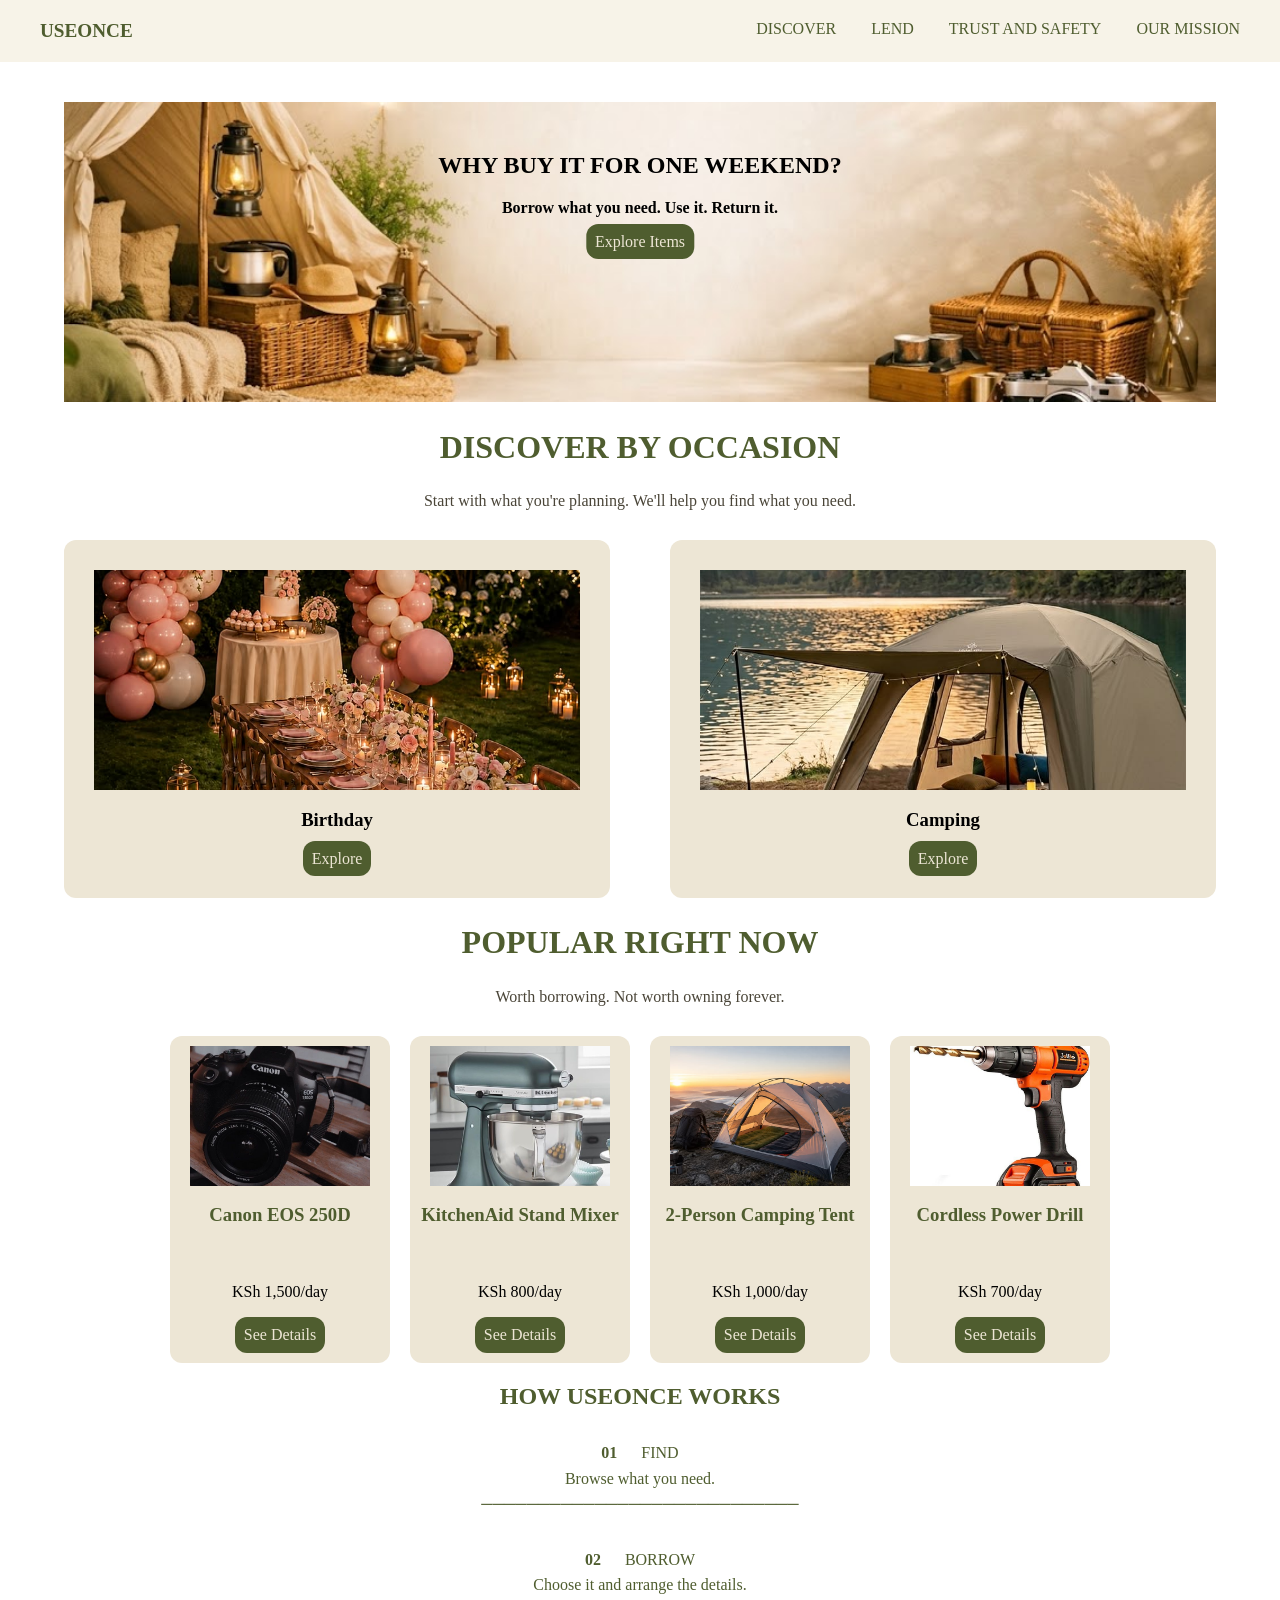
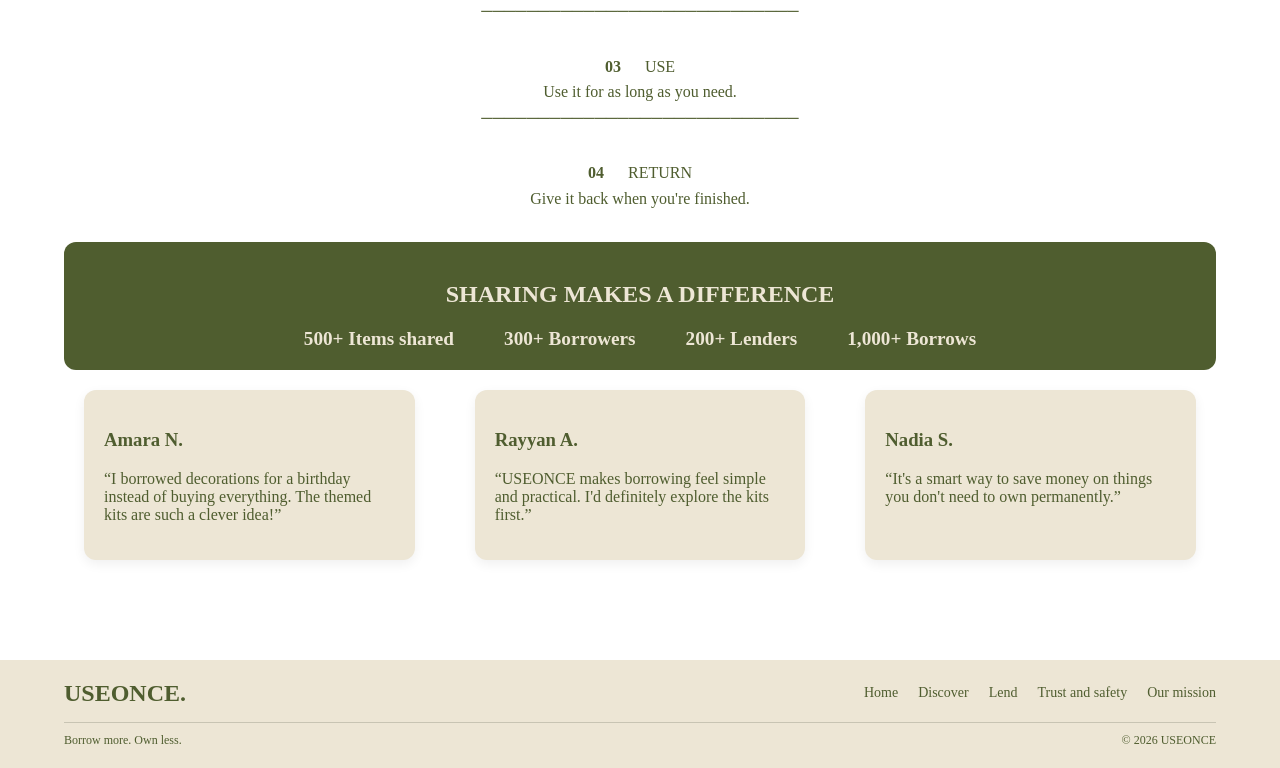
<file: index.html>
<!doctype html>
<html lang="en">
  <head>
    <meta charset="UTF-8" />
    <meta name="viewport" content="width=device-width, initial-scale=1.0" />
    <title>USEONCE</title>
    <link rel="stylesheet" href="style.css" />
  </head>

  <body>
    <header>
       <nav>
        <ul>
          <li class="useonce"><a href="index.html">USEONCE</a></li>
          <li><a href="explore.html">DISCOVER</a></li>
          <li><a href="list-item.html">LEND</a></li>
          <li><a href="Trust-and-safety.html">TRUST AND SAFETY</a></li>
          <li><a href="Our-mission.html">OUR MISSION</a></li>
        </ul>
      </nav>
      
    </header>

    <main>
      <section class="Hero">
        <img
          class="hero-image"
          src="images/final.jpg"
          alt="Items people can borrow instead of buying"
        />

        <div class="hero-content">
          <h1 class="imgone">WHY BUY IT FOR ONE WEEKEND?</h2>
          <p class="imgone">Borrow what you need. Use it. Return it.</p>
          <a class="jk" href="explore.html">Explore Items</a>
        </div>
      </section>

      <h2 class="h2">DISCOVER BY OCCASION</h2>
      <p class="p">
        Start with what you're planning. We'll help you find what you need.
      </p>

      <div class="occasions-grid">
        <div>
          
          <img src="images/birthday.jpg" alt="A birthday setup" />
          <h3>Birthday</h3>
          <a class="cv" href="item-details.html#celebration">Explore</a>
        </div>

        <div>
          <img src="images/camping.jpg" alt="Camping equipment" />
          <h3>Camping</h3>
          <a class="fg" href="item-details.html#outdoor">Explore</a>
        </div>
      </div>

      <section class="popular">
        <h2 class="h2">POPULAR RIGHT NOW</h2>
        <p class="p">Worth borrowing. Not worth owning forever.</p>

        <div class="popular-grid">
          <div class="popular-card">
            <img src="images/1.jpg" alt="A camera" />
            <h3>Canon EOS 250D</h3>
            <p class="price">KSh 1,500/day</p>

            <a class="q" href="item-details.html#canon">See Details</a>
          </div>

          <div class="popular-card">
            <img src="images/2.jpg" alt="A stand mixer" />
            <h3>KitchenAid Stand Mixer</h3>
            <p class="price">KSh 800/day</p>

            <a class="q" href="item-details.html#mixer"> See Details</a>
          </div>

          <div class="popular-card">
            <img src="images/3.jpg" alt="A camping tent" />
            <h3>2-Person Camping Tent</h3>
            <p class="price">KSh 1,000/day</p>

            <a class="q" href="item-details.html#tent">See Details</a>
          </div>

          <div class="popular-card">
            <img src="images/4.jpg" alt="A cordless power drill" />
            <h3>Cordless Power Drill</h3>
            <p class="price">KSh 700/day</p>

            <a class="q" href="item-details.html#drill">See Details</a>
          </div>
        </div>
      </section>

      <div class="howitworks">
        <h2>HOW USEONCE WORKS</h2>

        <p>
          <span>01</span> FIND<br />
          Browse what you need.<br />
          ────────────────────────────
        </p>

        <p>
          <span>02</span> BORROW<br />
          Choose it and arrange the details.<br />
          ────────────────────────────
        </p>

        <p>
          <span>03</span> USE<br />
          Use it for as long as you need.<br />
          ────────────────────────────
        </p>

        <p>
          <span>04</span> RETURN<br />
          Give it back when you're finished.
        </p>
      </div>

      <div class="CTA">
        <h2>SHARING MAKES A DIFFERENCE</h2> <div class="stats"> <div>500+
Items shared</div><div>300+
Borrowers</div><div>200+
Lenders</div><div>1,000+
Borrows</div></div>
      </div>

      <div class="testimonials">
        <div>
          <h3>Amara N.</h3>
          <p>
            “I borrowed decorations for a birthday instead of buying everything.
            The themed kits are such a clever idea!”
          </p>
        </div>
        <div>
          <h3>Rayyan A.</h3>
          <p>
            “USEONCE makes borrowing feel simple and practical. I'd definitely
            explore the kits first.”
          </p>
        </div>
        <div>
          <h3>Nadia S.</h3>
          <p>
            “It's a smart way to save money on things you don't need to own
            permanently.”
          </p>
        </div>
      </div>
    </main>
      </body>

    <footer>
      <div class="footer-top">
        <h2>USEONCE.</h2>

        <nav>
          <a href="index.html">Home</a>
          <a href="explore.html">Discover</a>
          <a href="list-item.html">Lend</a>
          <a href="Trust-and-safety.html">Trust and safety</a>
          <a href="Our-mission.html">Our mission</a>
        </nav>
      </div>

      <div class="footer-bottom">
        <p>Borrow more. Own less.</p>
        <p>© 2026 USEONCE</p>
      </div>
    </footer>

</html>
</file>
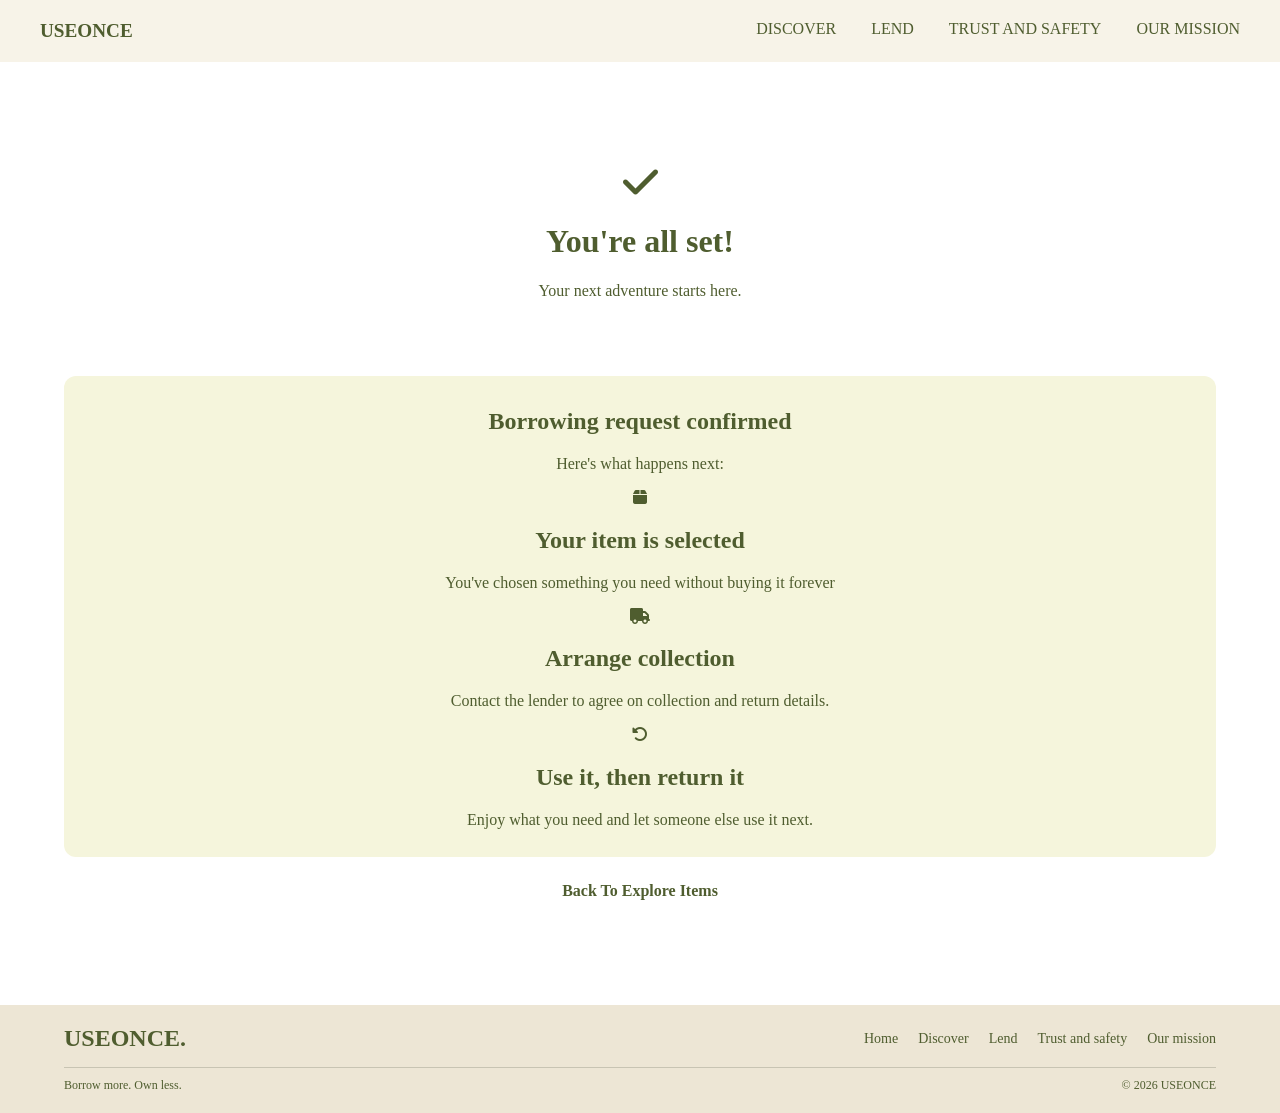
<file: borrow-confirmation.html>
<!doctype html>
<html lang="en">
  <head>
    <meta charset="UTF-8" />
    <meta name="viewport" content="width=device-width, initial-scale=1.0" />
    <title>Confirmation</title>
    <link rel="stylesheet" href="style.css" />

    <link
      rel="stylesheet"
      href="https://cdnjs.cloudflare.com/ajax/libs/font-awesome/6.7.2/css/all.min.css"
    />
  </head>
  <body>
    <header>
      <nav>
        <ul>
          <li class="useonce"><a href="index.html">USEONCE</a></li>
          <li><a href="explore.html">DISCOVER</a></li>

          <li><a href="list-item.html">LEND</a></li>
          <li><a href="Trust-and-safety.html"> TRUST AND SAFETY</a></li>
          <li><a href="Our-mission.html">OUR MISSION</a></li>
        </ul>
      </nav>
    </header>
    <main>
      <div class="tick">
        <i class="fa-solid fa-check"></i>
        <h1>You're all set!</h1>
        <p>Your next adventure starts here.</p> </div>
        <div class="cardd"><h2>Borrowing request confirmed</h2>
        <p>Here's what happens next:</p>
        <div><div><i class="fa-solid fa-box"></i> <h2>Your item is selected</h2><p>You've chosen something you need without buying it forever</p></div>
    <div><i class="fa-solid fa-truck"></i><h2>Arrange collection</h2><p>Contact the lender to agree on collection and return details.</p></div><div><i class="fa-solid fa-rotate-left"></i> <h2>Use it, then return it</h2><p>Enjoy what you need and let someone else use it next.</p></div></div>
      </div>
      <div class="back"><a href="explore.html">Back To Explore Items</a></div>
    </main>
     </body>
    <footer>
  <div class="footer-top">
    <h2>USEONCE.</h2>

    <nav>
      <a href="index.html">Home</a>
      <a href="explore.html">Discover</a>
      <a href="list-item.html">Lend</a>
       <a href="Trust-and-safety.html"> Trust and safety</a>
             <a href="Our-mission.html">Our mission</a>
    </nav>
  </div>

  <div class="footer-bottom">
    <p>Borrow more. Own less.</p>
    <p>© 2026 USEONCE</p>
  </div>
</footer>
 
</html>
</file>
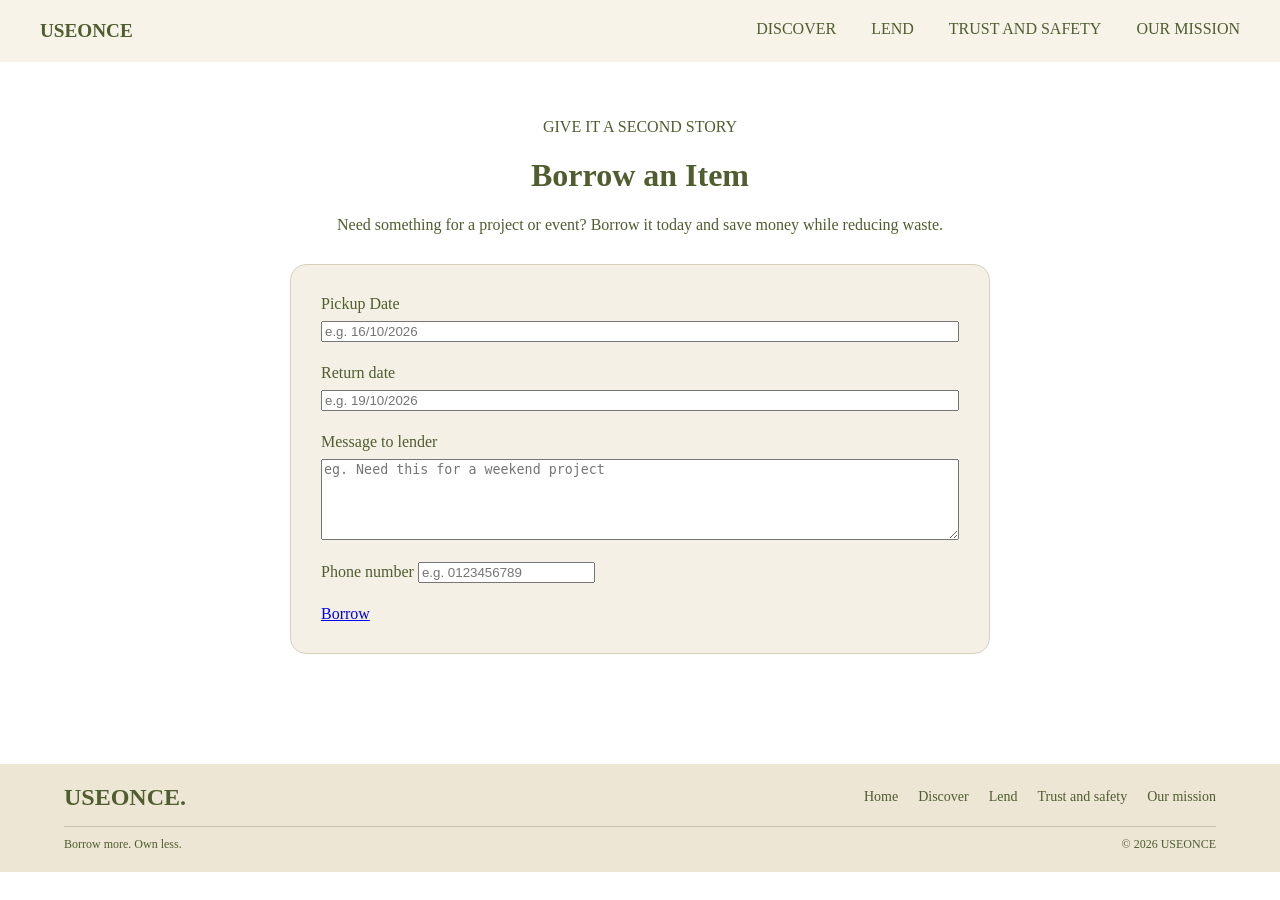
<file: borrow.form.html>
<!doctype html>
<html lang="en">
  <head>
    <meta charset="UTF-8" />
    <meta name="viewport" content="width=device-width, initial-scale=1.0" />
    <title>Item</title>
    <link rel="stylesheet" href="style.css" />
  </head>
  <body class="listing-page">
    <header>
      <nav>
        <ul>
          <li class="useonce"><a href="index.html">USEONCE</a></li>
          <li><a href="explore.html">DISCOVER</a></li>
          <li><a href="list-item.html">LEND</a></li>
          <li><a href="Trust-and-safety.html">TRUST AND SAFETY</a></li>
          <li><a href="Our-mission.html">OUR MISSION</a></li>
        </ul>
      </nav>
      </nav>
    </header>
    <main>
        <div class="form">
      <p>GIVE IT A SECOND STORY</p>
      <h1>Borrow an Item</h1>
      <p>
        Need something for a project or event? Borrow it today and save money while reducing waste.
      </p></div>
     
        <form class="form-container">
      <div class="form-group">
      <label for="Pickup-date">Pickup Date</label>
       <input
      type="text"
      id="pickup-date"
      name="pickup-date"
      placeholder="e.g. 16/10/2026"
      required
       />
        </div>
       <form class="form-container">
       <div class="form-group">
      <label for="Return-date">Return date</label>
      <input
      type="text"
      id="return-date"
      name="return-date"
      placeholder="e.g. 19/10/2026 "
      required
       />
        </div>

  

      <div class="form-group">
     <label for="message-to-lender">Message to lender</label>
     <textarea
      id="message-to-lender"
      name="message-to-lender"
      rows="5"
      placeholder="eg. Need this for a weekend project"
      required
     ></textarea>
       </div>

 

      <div class="form-group">
      <label for="phone-number">Phone number <label>
       <input
      type="number"
      id="phone-number"
      name="phone-number"
      min="1"
      placeholder="e.g. 0123456789"
      required
       />
       </div>
       <a class="borrow.button" href="borrow-confirmation.html">Borrow</a>


        </form>
  </main>
   </body>
    <footer>
  <div class="footer-top">
    <h2>USEONCE.</h2>

    <nav>
      <a href="index.html">Home</a>
      <a href="explore.html">Discover</a>
      <a href="list-item.html">Lend</a>
       <a href="Trust-and-safety.html"> Trust and safety</a>
             <a href="Our-mission.html">Our mission</a>
    </nav>
  </div>

  <div class="footer-bottom">
    <p>Borrow more. Own less.</p>
    <p>© 2026 USEONCE</p>
  </div>
</footer>
 
</html>
</file>
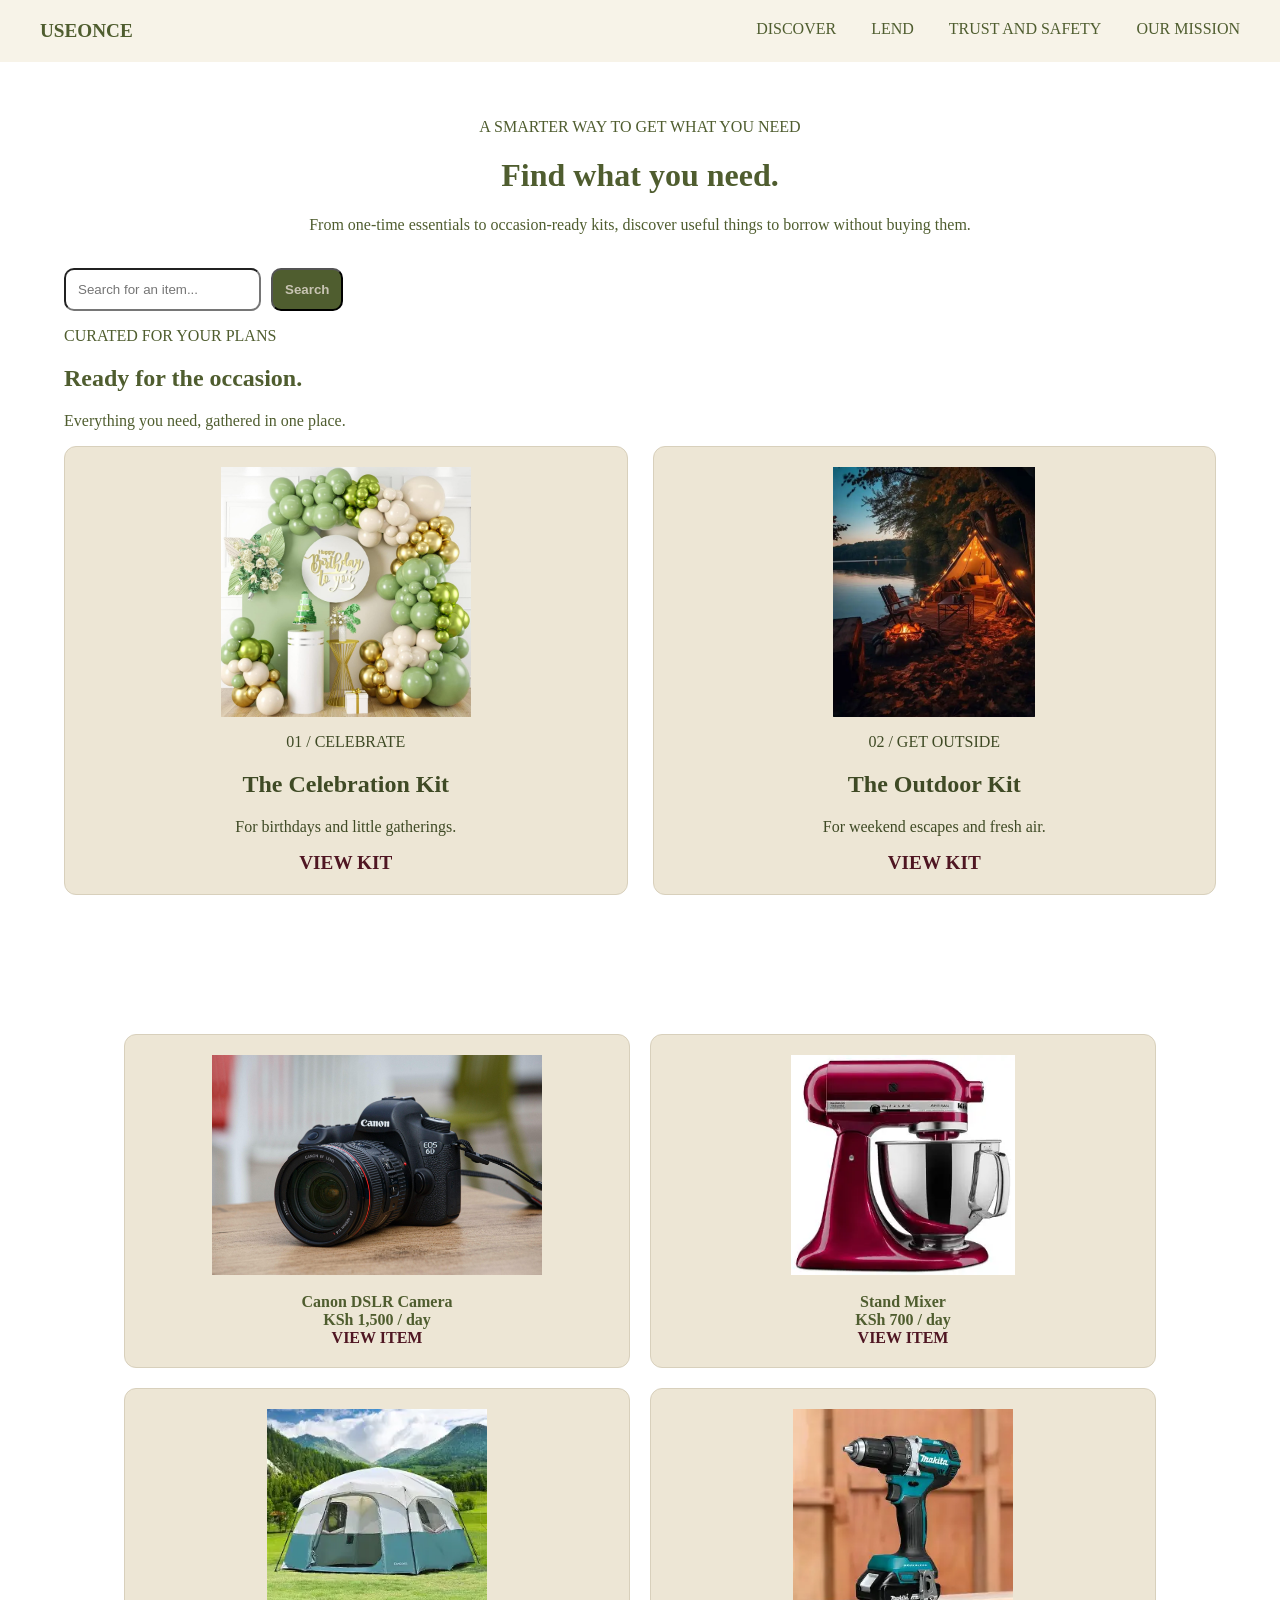
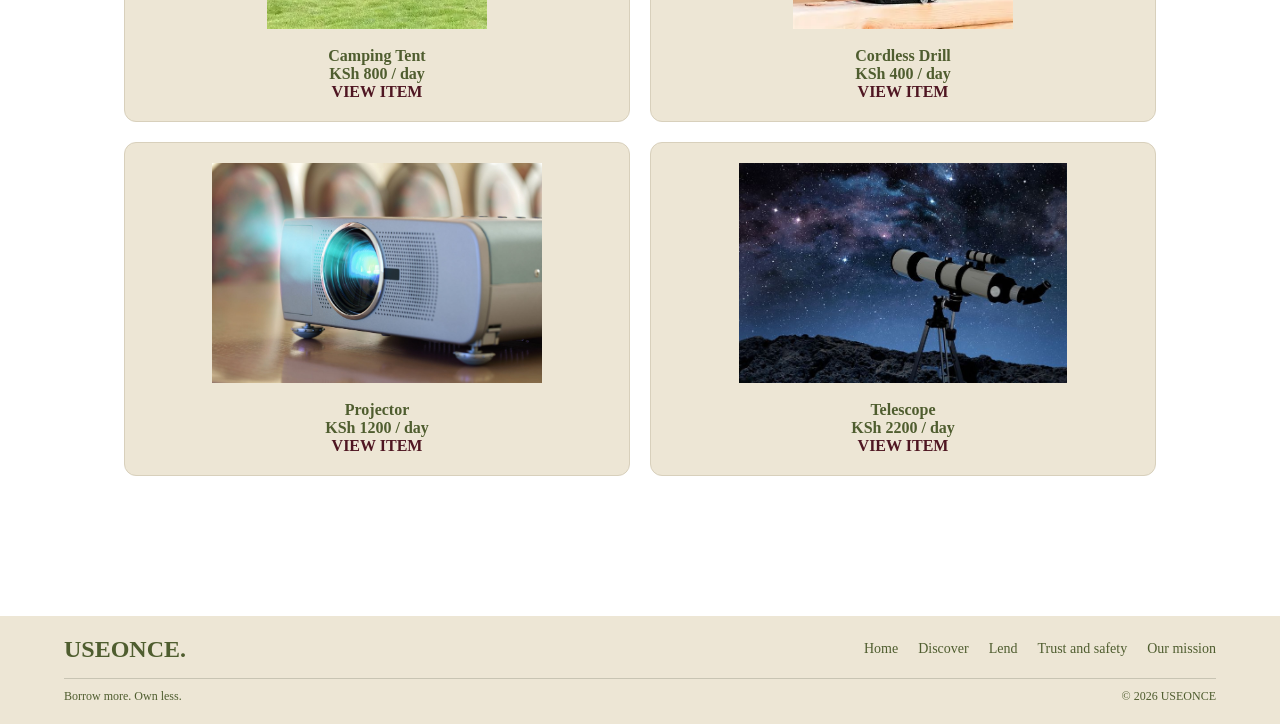
<file: explore.html>
<!doctype html>
<html lang="en">
  <head>
    <meta charset="UTF-8" />
    <meta name="viewport" content="width=device-width, initial-scale=1.0" />
    <title>Explore</title>
    <link rel="stylesheet" href="style.css" />
  </head>
  <body>
    <header>
      <nav>
        <ul>
          <li class="useonce"><a href="index.html">USEONCE</a></li>
          <li><a href="explore.html">DISCOVER</a></li>

          <li><a href="list-item.html">LEND</a></li>
         <li><a href="Trust-and-safety.html"> TRUST AND SAFETY</a></li>
          <li><a href="Our-mission.html">OUR MISSION</a></li>
        </ul>
      </nav>
    </header>
    <main>
      <div class="explore">
        <p>A SMARTER WAY TO GET WHAT YOU NEED</p>
        <h1>Find what you need.</h1>
        <p>
          From one-time essentials to occasion-ready kits, discover useful
          things to borrow without buying them.
        </p>
        <br> <div class="Search-bar"><input type="search" placeholder="Search for an item..." aria-label="Search for an item"> <button type="button">Search</button>
</div>
      </div>
      <div class="kits">
        <p>CURATED FOR YOUR PLANS</p>
        <h2>Ready for the occasion.</h2>
        <p>Everything you need, gathered in one place.</p>
      </div>
      <div class="plans">
        <div class="kit1">
          <img src="images/hbd.jpg" alt="birthday kit" />
          <p>01 / CELEBRATE</p>
          <h2>The Celebration Kit</h2>
          <p>For birthdays and little gatherings.</p>
          <a href="item-details.html#celebration">VIEW KIT</a>
        </div>
        <div class="kit2">
          <img src="images/camp.webp" alt="aesthetic tent with lights" />
          <p>02 / GET OUTSIDE</p>
          <h2>The Outdoor Kit</h2>
          <p>For weekend escapes and fresh air.</p>
          <a href="item-details.html#outdoor">VIEW KIT</a>
        </div>
        <br><br><br>
      </div>
      <div class="items" >
        <div class="a">
          <img  src="images/item1.jpg" alt="A camera" /> <br />
          Canon DSLR Camera <br />KSh 1,500 / day <br /><a
            href="item-details.html#canon"
            >VIEW ITEM</a
          >
        </div>
        <div class="b">
          <img  src="images/item2.webp" alt="Stand mixer" />
          <br />Stand Mixer <br />KSh 700 / day <br /><a
            href="item-details.html#mixer"
            >VIEW ITEM</a
          >
        </div>
        <div class="c">
          <img  src="images/item3.webp" alt="camping tent" />
          <br />Camping Tent <br />KSh 800 / day <br />
          <a href="item-details.html#tent">VIEW ITEM</a>
        </div>
        <div class="d">
          <img  src="images/item4.webp" alt="cordless drill" />
          <br />Cordless Drill <br />KSh 400 / day <br />
          <a href="item-details.html#drill">VIEW ITEM</a>
        </div>
        <div class="d">
          <img  src="images/projector.jpg" alt="projector" />
          <br />Projector<br />KSh 1200 / day <br />
          <a href="item-details.html#projector">VIEW ITEM</a>
        </div>
        <div class="d">
          <img  src="images/telescope.jpg" alt="telescope" />
          <br />Telescope <br />KSh 2200 / day <br />
          <a href="item-details.html#telescope">VIEW ITEM</a>
        </div>
      </div>

    </main>
      </body>
     <footer>
  <div class="footer-top">
    <h2>USEONCE.</h2>

    <nav>
      <a href="index.html">Home</a>
      <a href="explore.html">Discover</a>
      <a href="list-item.html">Lend</a>
       <a href="Trust-and-safety.html"> Trust and safety</a>
             <a href="Our-mission.html">Our mission</a>
    </nav>
  </div>

  <div class="footer-bottom">
    <p>Borrow more. Own less.</p>
    <p>© 2026 USEONCE</p>
  </div>
</footer>

</html>
</file>
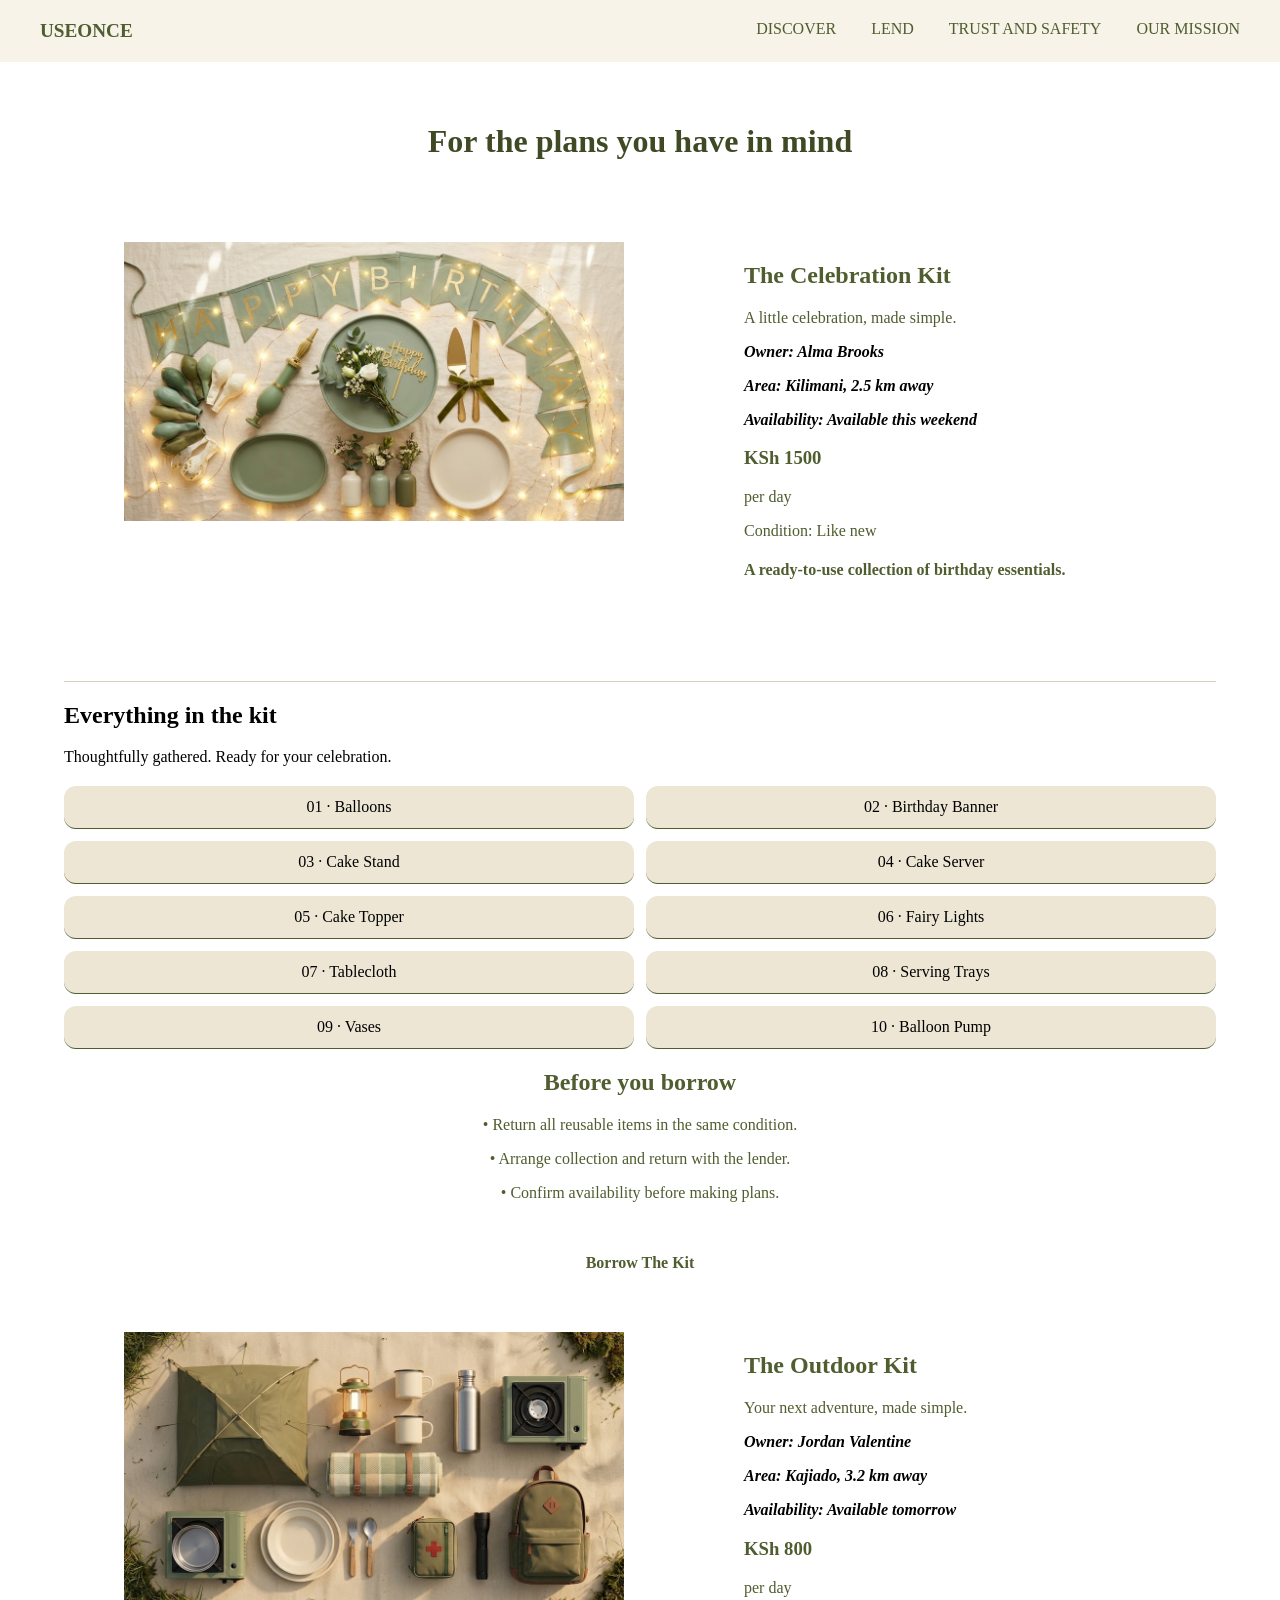
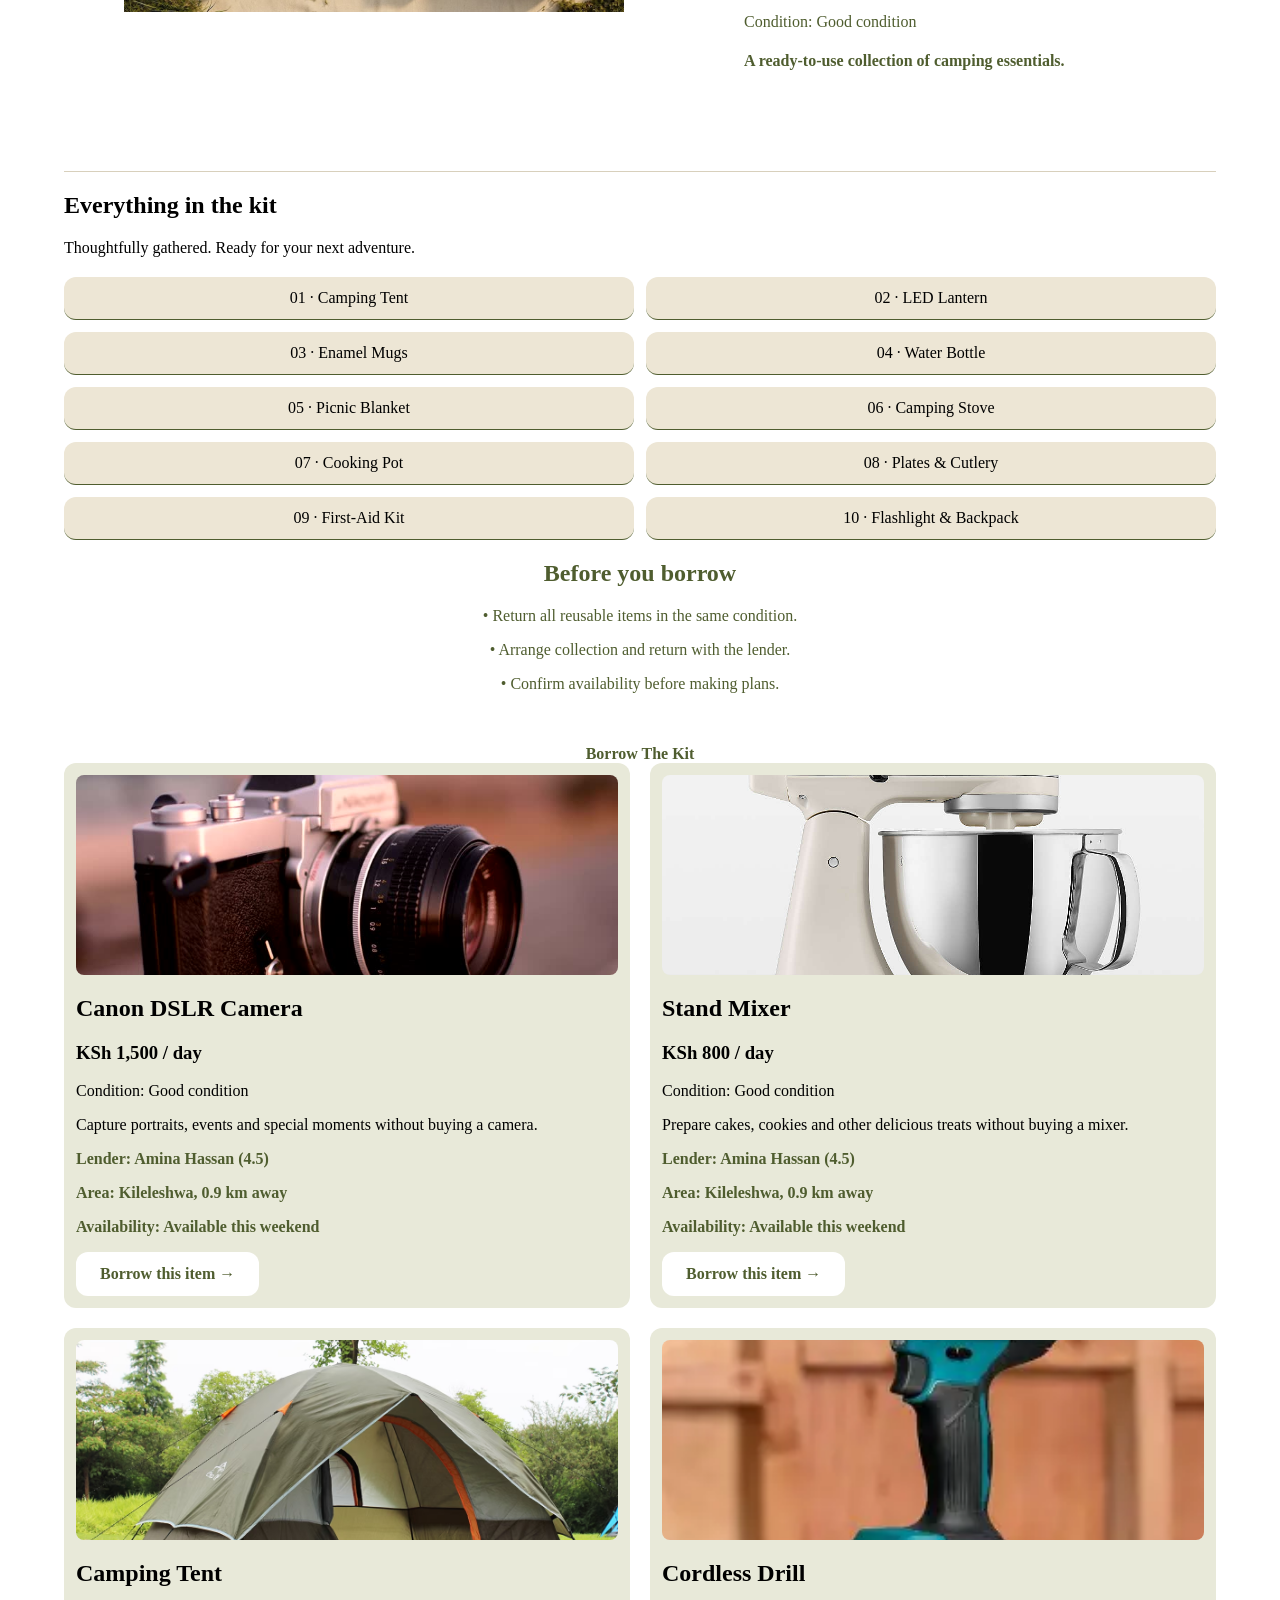
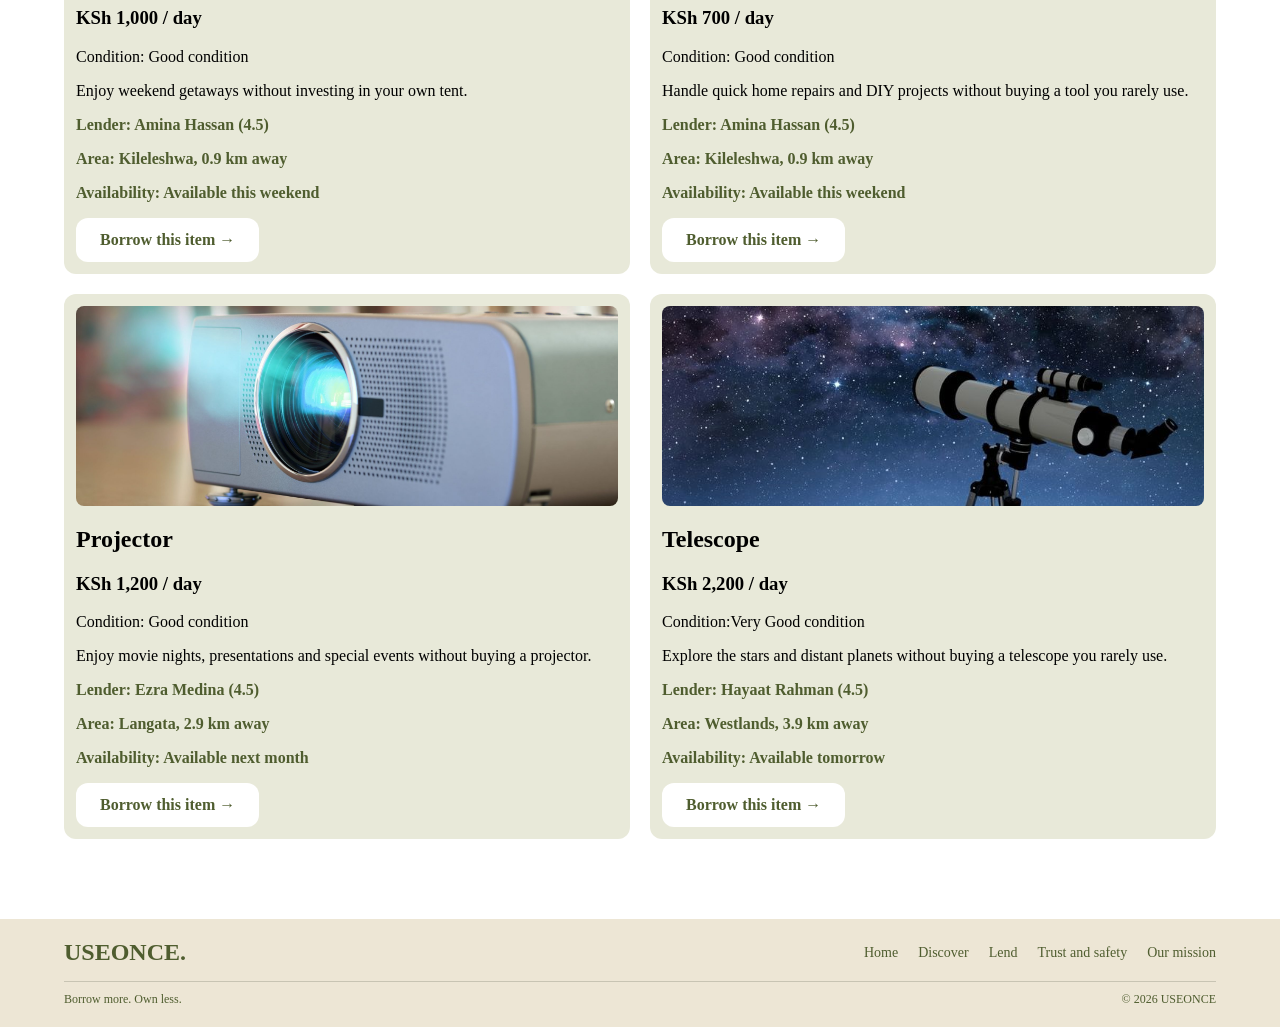
<file: item-details.html>
<!doctype html>
<html lang="en">

<head>
  <meta charset="UTF-8" />
  <meta name="viewport" content="width=device-width, initial-scale=1.0" />
  <title>Item Details</title>
  <link rel="stylesheet" href="style.css" />
</head>

<body>
  <header>
    <nav>
        <ul>
          <li class="useonce"><a href="index.html">USEONCE</a></li>
          <li><a href="explore.html">DISCOVER</a></li>
          <li><a href="list-item.html">LEND</a></li>
          <li><a href="Trust-and-safety.html">TRUST AND SAFETY</a></li>
          <li><a href="Our-mission.html">OUR MISSION</a></li>
        </ul>
      </nav>
    
  </header>

  <main>
    <h1 class="explore-h1">For the plans you have in mind</h1>
    <section id="celebration">
      <div class="birthday">
        <div class="bday-image">
          <img src="images/kit1.jpg" alt="Birthday kit" />
        </div>

        <div class="bday">
          <h2>The Celebration Kit</h2>
          <p>A little celebration, made simple.</p>

          <div class="item-detail">
            <p>Owner: Alma Brooks</p>
            <p>Area: Kilimani, 2.5 km away</p>
            <p>Availability: Available this weekend</p>
          </div>

          <h3>KSh 1500</h3>
          per day
          <p>Condition: Like new</p>
          <h4>A ready-to-use collection of birthday essentials.</h4>
        </div>
      </div>

      <div class="bday-info">
        <h2>Everything in the kit</h2>
        <p>Thoughtfully gathered. Ready for your celebration.</p>
      </div>

      <div class="kit-items">
        <div class="kit-card">01 · Balloons</div>
        <div class="kit-card">02 · Birthday Banner</div>
        <div class="kit-card">03 · Cake Stand</div>
        <div class="kit-card">04 · Cake Server</div>
        <div class="kit-card">05 · Cake Topper</div>
        <div class="kit-card">06 · Fairy Lights</div>
        <div class="kit-card">07 · Tablecloth</div>
        <div class="kit-card">08 · Serving Trays</div>
        <div class="kit-card">09 · Vases</div>
        <div class="kit-card">10 · Balloon Pump</div>
      </div>

      <div class="s">
        <h2>Before you borrow</h2>
        <p>• Return all reusable items in the same condition.</p>
        <p>• Arrange collection and return with the lender.</p>
        <p>• Confirm availability before making plans.</p>
        <br /><br />
        <a href="borrow.form.html">Borrow The Kit</a>
      </div>
    </section>

    <section id="outdoor">
      <div class="birthday">
        <div class="bday-image">
          <img src="images/kit2.jpg" alt="Camping kit" />
        </div>

        <div class="bday">
          <h2>The Outdoor Kit</h2>
          <p>Your next adventure, made simple.</p>

          <div class="item-detail">
            <p>Owner: Jordan Valentine</p>
            <p>Area: Kajiado, 3.2 km away</p>
            <p>Availability: Available tomorrow</p>
          </div>

          <h3>KSh 800</h3>
          per day
          <p>Condition: Good condition</p>
          <h4>A ready-to-use collection of camping essentials.</h4>
        </div>
      </div>

      <div class="bday-info">
        <h2>Everything in the kit</h2>
        <p>Thoughtfully gathered. Ready for your next adventure.</p>
      </div>

      <div class="kit-items">
        <div class="kit-card">01 · Camping Tent</div>
        <div class="kit-card">02 · LED Lantern</div>
        <div class="kit-card">03 · Enamel Mugs</div>
        <div class="kit-card">04 · Water Bottle</div>
        <div class="kit-card">05 · Picnic Blanket</div>
        <div class="kit-card">06 · Camping Stove</div>
        <div class="kit-card">07 · Cooking Pot</div>
        <div class="kit-card">08 · Plates &amp; Cutlery</div>
        <div class="kit-card">09 · First-Aid Kit</div>
        <div class="kit-card">10 · Flashlight &amp; Backpack</div>
      </div>

      <div class="s">
        <h2>Before you borrow</h2>
        <p>• Return all reusable items in the same condition.</p>
        <p>• Arrange collection and return with the lender.</p>
        <p>• Confirm availability before making plans.</p>
        <br /><br />
        <a href="borrow.form.html">Borrow The Kit</a>
      </div>
    </section>

    <div class="item-grid">
      <div class="card-items" id="canon">
        <img src="images/a.jpg" alt="Canon DSLR camera" />

        <div>
          <h2>Canon DSLR Camera</h2>
          <h3>KSh 1,500 / day</h3>
          <p>Condition: Good condition</p>
          <p>Capture portraits, events and special moments without buying a camera.</p>

          <a href="borrow.form.html" style="color: #4f5d2f; font-weight: bold; text-decoration: none;">
            <div class="lender-info">
              <p>Lender: Amina Hassan (4.5)</p>
              <p>Area: Kileleshwa, 0.9 km away</p>
              <p>Availability: Available this weekend</p>
            </div>
            <div class="borrow-button">Borrow this item →</div>
          </a>
        </div>
      </div>

      <div class="card-items" id="mixer">
        <img src="images/b.jpg" alt="Stand mixer" />

        <div>
          <h2>Stand Mixer</h2>
          <h3>KSh 800 / day</h3>
          <p>Condition: Good condition</p>
          <p>Prepare cakes, cookies and other delicious treats without buying a mixer.</p>

          <a href="borrow.form.html" style="color: #4f5d2f; font-weight: bold; text-decoration: none;">
            <div class="lender-info">
              <p>Lender: Amina Hassan  (4.5)</p>
              <p>Area: Kileleshwa, 0.9 km away</p>
              <p>Availability: Available this weekend</p>
            </div>
            <div class="borrow-button">Borrow this item →</div>
          </a>
        </div>
      </div>

      <div class="card-items" id="tent">
        <img src="images/c.avif" alt="Camping tent" />

        <div>
          <h2>Camping Tent</h2>
          <h3>KSh 1,000 / day</h3>
          <p>Condition: Good condition</p>
          <p>Enjoy weekend getaways without investing in your own tent.</p>

          <a href="borrow.form.html" style="color: #4f5d2f; font-weight: bold; text-decoration: none;">
            <div class="lender-info">
              <p>Lender: Amina Hassan  (4.5)</p>
              <p>Area: Kileleshwa, 0.9 km away</p>
              <p>Availability: Available this weekend</p>
            </div>
            <div class="borrow-button">Borrow this item →</div>
          </a>
        </div>
      </div>

      <div class="card-items" id="drill">
        <img src="images/d.webp" alt="Cordless drill" />

        <div>
          <h2>Cordless Drill</h2>
          <h3>KSh 700 / day</h3>
          <p>Condition: Good condition</p>
          <p>Handle quick home repairs and DIY projects without buying a tool you rarely use.</p>

          <a href="borrow.form.html" style="color: #4f5d2f; font-weight: bold; text-decoration: none;">
            <div class="lender-info">
              <p>Lender: Amina Hassan  (4.5)</p>
              <p>Area: Kileleshwa, 0.9 km away</p>
              <p>Availability: Available this weekend</p>
            </div>
            <div class="borrow-button">Borrow this item →</div>
          </a>
        </div>
      </div>

      <div class="card-items" id="projector">
        <img src="images/projector.jpg" alt="Projector" />

        <div>
          <h2>Projector</h2>
          <h3>KSh 1,200 / day</h3>
          <p>Condition: Good condition</p>
          <p>Enjoy movie nights, presentations and special events without buying a projector.</p>

          <a href="borrow.form.html" style="color: #4f5d2f; font-weight: bold; text-decoration: none;">
            <div class="lender-info">
              <p>Lender: Ezra Medina  (4.5)</p>
              <p>Area: Langata, 2.9 km away</p>
              <p>Availability: Available next month</p>
            </div>
            <div class="borrow-button">Borrow this item →</div>
          </a>
        </div>
      </div>
      <div class="card-items" id="telescope">
        <img src="images/telescope.jpg" alt="Projector" />

        <div>
          <h2>Telescope</h2>
          <h3>KSh 2,200 / day</h3>
          <p>Condition:Very Good condition</p>
          <p>Explore the stars and distant planets without buying a telescope you rarely use.</p>

          <a href="borrow.form.html" style="color: #4f5d2f; font-weight: bold; text-decoration: none;">
            <div class="lender-info">
              <p>Lender: Hayaat Rahman  (4.5)</p>
              <p>Area: Westlands, 3.9 km away</p>
              <p>Availability: Available tomorrow</p>
            </div>
            <div class="borrow-button">Borrow this item →</div>
          </a>
        </div>
      </div>
    </div>
  </main>
</body>
 <footer>
      <div class="footer-top">
        <h2>USEONCE.</h2>

        <nav>
          <a href="index.html">Home</a>
          <a href="explore.html">Discover</a>
          <a href="list-item.html">Lend</a>
          <a href="Trust-and-safety.html">Trust and safety</a>
          <a href="Our-mission.html">Our mission</a>
        </nav>
      </div>

      <div class="footer-bottom">
        <p>Borrow more. Own less.</p>
        <p>© 2026 USEONCE</p>
      </div>
    </footer>


</html>
</file>
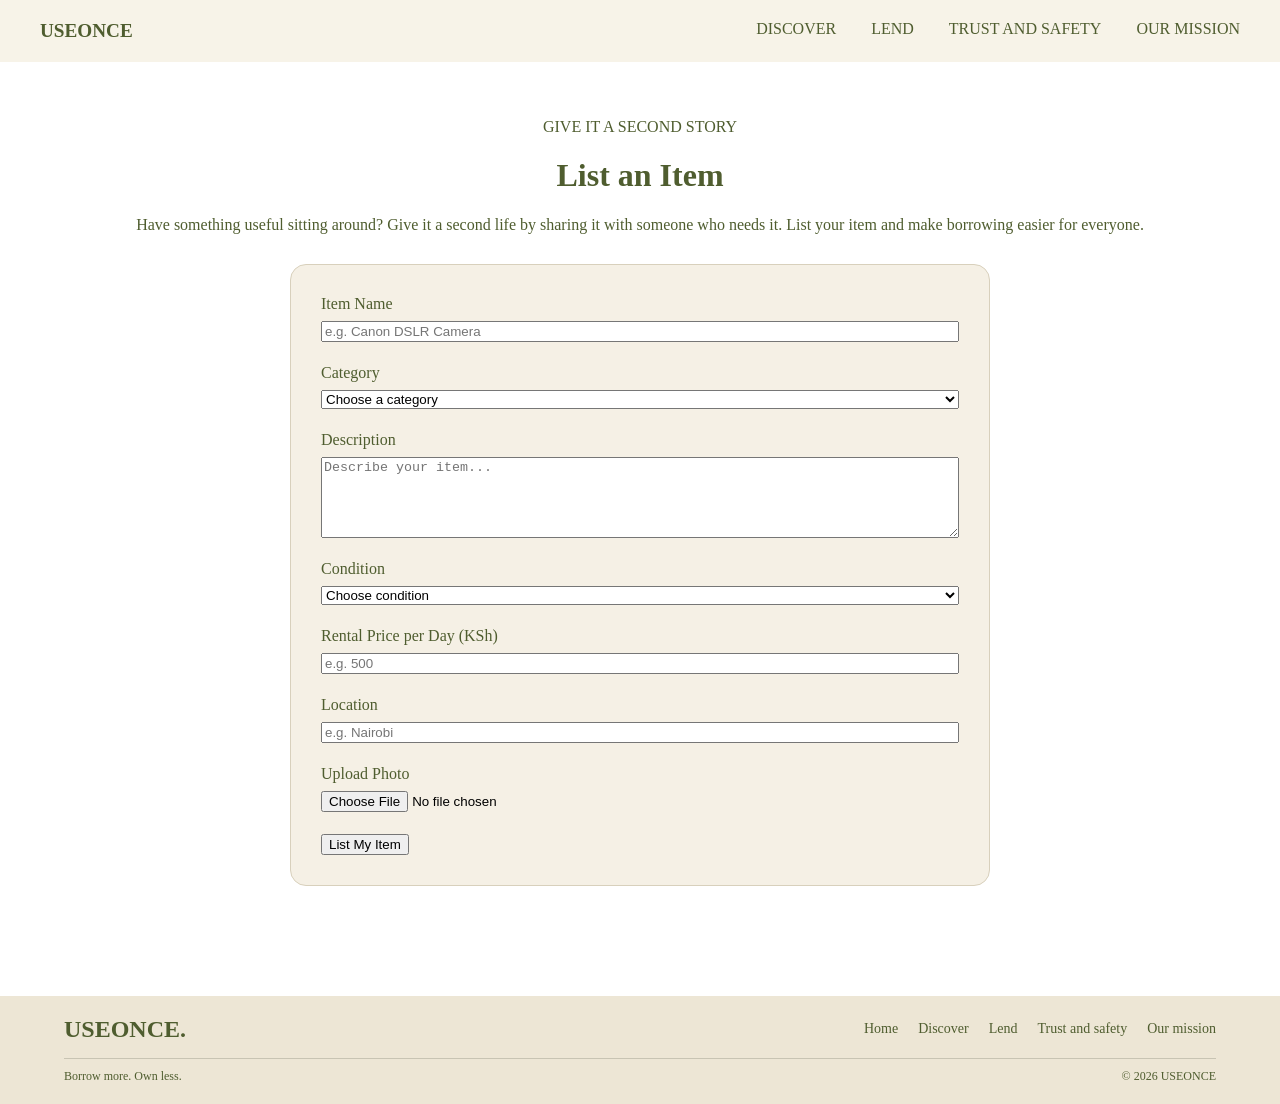
<file: item.html>
<!doctype html>
<html lang="en">
  <head>
    <meta charset="UTF-8" />
    <meta name="viewport" content="width=device-width, initial-scale=1.0" />
    <title>Item</title>
    <link rel="stylesheet" href="style.css" />
  </head>
  <body class="listing-page">
    <header>
      <nav>
        <ul>
          <li class="useonce"><a href="index.html">USEONCE</a></li>
          <li><a href="explore.html">DISCOVER</a></li>
          <li><a href="list-item.html">LEND</a></li>
          <li><a href="Trust-and-safety.html">TRUST AND SAFETY</a></li>
          <li><a href="Our-mission.html">OUR MISSION</a></li>
        </ul>
      </nav>
   
    </header>
    <main>
        <div class="form">
      <p>GIVE IT A SECOND STORY</p>
      <h1>List an Item</h1>
      <p>
        Have something useful sitting around? Give it a second life by sharing
        it with someone who needs it. List your item and make borrowing easier
        for everyone.
      </p></div>
     <form class="form-container">

  <div class="form-group">
    <label for="item-name">Item Name</label>
    <input
      type="text"
      id="item-name"
      name="item-name"
      placeholder="e.g. Canon DSLR Camera"
      required
    />
  </div>

  <div class="form-group">
    <label for="category">Category</label>
    <select id="category" name="category" required>
      <option value="">Choose a category</option>
      <option value="electronics">Electronics & Photography</option>
      <option value="kitchen">Kitchen & Appliances</option>
      <option value="outdoors">Camping & Outdoors</option>
      <option value="tools">Tools & DIY</option>
      <option value="other">Other</option>
    </select>
  </div>

  <div class="form-group">
    <label for="description">Description</label>
    <textarea
      id="description"
      name="description"
      rows="5"
      placeholder="Describe your item..."
      required
    ></textarea>
  </div>

  <div class="form-group">
    <label for="condition">Condition</label>
    <select id="condition" name="condition" required>
      <option value="">Choose condition</option>
      <option value="new">New</option>
      <option value="like-new">Like New</option>
      <option value="good">Good</option>
      <option value="fair">Fair</option>
    </select>
  </div>

  <div class="form-group">
    <label for="price">Rental Price per Day (KSh)</label>
    <input
      type="number"
      id="price"
      name="price"
      min="1"
      placeholder="e.g. 500"
      required
    />
  </div>

  <div class="form-group">
    <label for="location">Location</label>
    <input
      type="text"
      id="location"
      name="location"
      placeholder="e.g. Nairobi"
      required
    />
  </div>

  <div class="form-group">
    <label for="photo">Upload Photo</label>
    <input
      type="file"
      id="photo"
      name="photo"
      accept="image/*"
      required
    />
  </div>

  <button type="submit">List My Item</button>
</form>
</form>
    </main>
     </body>

    <footer>
  <div class="footer-top">
    <h2>USEONCE.</h2>

    <nav>
      <a href="index.html">Home</a>
      <a href="explore.html">Discover</a>
      <a href="list-item.html">Lend</a>
       <a href="Trust-and-safety.html"> Trust and safety</a>
             <a href="Our-mission.html">Our mission</a>
    </nav>
  </div>

  <div class="footer-bottom">
    <p>Borrow more. Own less.</p>
    <p>© 2026 USEONCE</p>
  </div>
</footer>
 
</html>
</file>
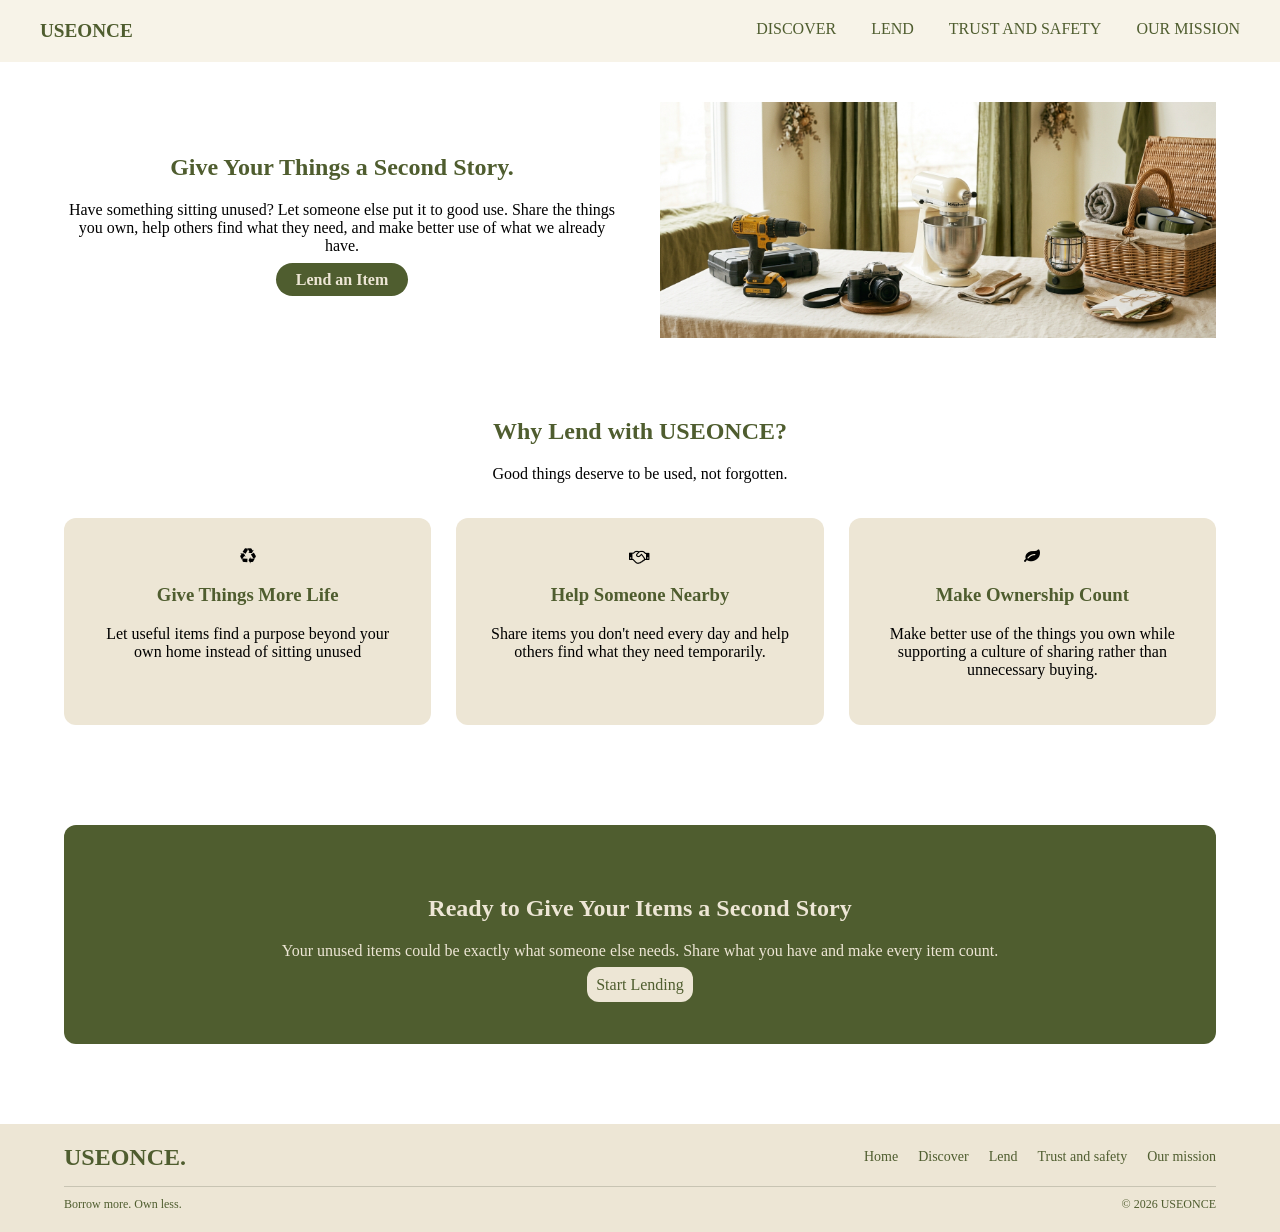
<file: list-item.html>
<!doctype html>
<html lang="en">
  <head>
    <meta charset="UTF-8" />
    <meta name="viewport" content="width=device-width, initial-scale=1.0" />
    <title>LEND</title>
    <link rel="stylesheet" href="style.css" />
    <link rel="stylesheet" href="https://maxcdn.bootstrapcdn.com/font-awesome/4.7.0/css/font-awesome.min.css">
  </head>
  <body>
    <header>
      <nav>
        <ul>
          <li class="useonce"><a href="index.html">USEONCE</a></li>
          <li><a href="explore.html">DISCOVER</a></li>

          <li><a href="list-item.html">LEND</a></li>
         <li><a href="Trust-and-safety.html"> TRUST AND SAFETY</a></li>
          <li><a href="Our-mission.html">OUR MISSION</a></li>
        </ul>
      </nav>
    </header>
    <main>
      <section class="lend">
        <div class="main">
          <h1>Give Your Things a Second Story.</h1>
          <p>
            Have something sitting unused? Let someone else put it to good use.
            Share the things you own, help others find what they need, and make
            better use of what we already have.
          </p>
          <p>
           <a class="button" href="item.html">Lend an Item</a>
          </p>
        </div>
        <div>
          <img src="images/lend.jpg" alt="Image of lendable items" />
        </div>
      </section>
      <section class="why-lend">
        <h2>Why Lend with USEONCE?</h2>
        <p>Good things deserve to be used, not forgotten.</p>
        <div class="benefits">
          <div class="benefit-card">
           <i class="fa fa-recycle"></i>

            <h3>Give Things More Life</h3>
            <p>
              Let useful items find a purpose beyond your own home instead of
              sitting unused
            </p>
          </div>
          <div class="benefit-card">
            <i class="fa fa-handshake-o"></i>
            <h3>Help Someone Nearby</h3>
            <p>
              Share items you don't need every day and help others find what
              they need temporarily.
            </p>
          </div>
          <div class="benefit-card"> <i class="fa fa-leaf"></i><h3>Make Ownership Count</h3><p>Make better use of the things you own while supporting a culture of sharing rather than unnecessary buying.</p></div>
        </div>
      </section>
      <div class="lendcta">
      <h2>Ready to Give Your Items a Second Story</h2>
      <p>Your unused items could be exactly what someone else needs. Share what you have and make every item count.</p>
      <a class="button2" href="item.html">Start Lending</a>
      </div>

     </main>
     </body>
    
<footer>
  <div class="footer-top">
    <h2>USEONCE.</h2>

    <nav>
      <a href="index.html">Home</a>
      <a href="explore.html">Discover</a>
      <a href="list-item.html">Lend</a>
      <a href="Trust-and-safety.html"> Trust and safety</a>
             <a href="Our-mission.html">Our mission</a>
    </nav>
  </div>

  <div class="footer-bottom">
    <p>Borrow more. Own less.</p>
    <p>© 2026 USEONCE</p>
  </div>
</footer>

 
</html>
</file>
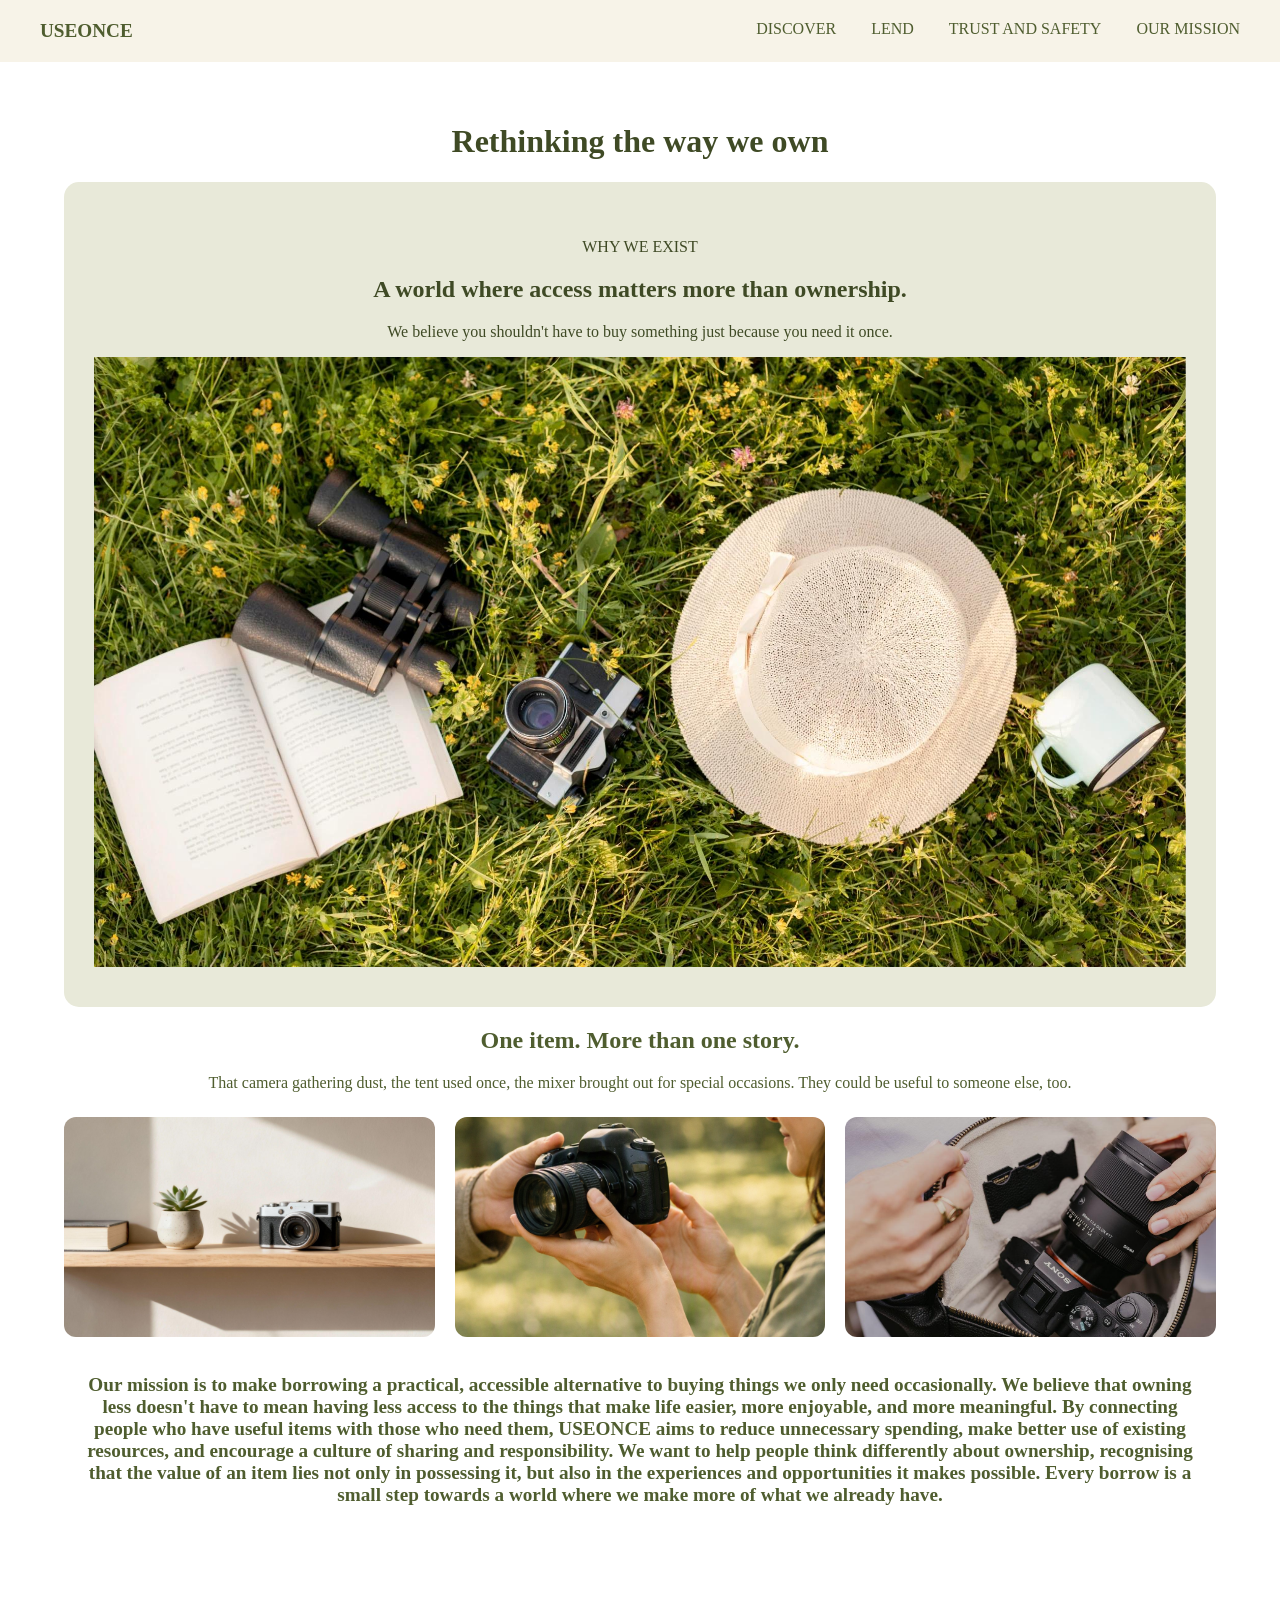
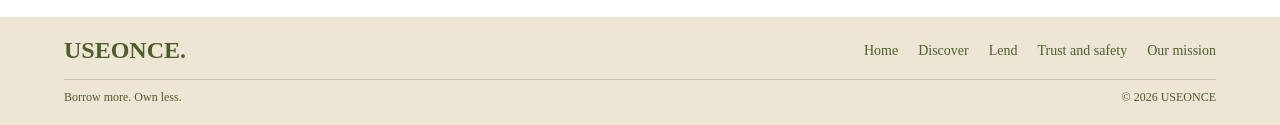
<file: Our-mission.html>
<!doctype html>
<html lang="en">
  <head>
    <meta charset="UTF-8" />
    <meta name="viewport" content="width=device-width, initial-scale=1.0" />
    <title>OUR MISSION</title>
    <link rel="stylesheet" href="style.css" />
  </head>
  <body>
    <header>
      <nav>
        <ul>
          <li class="useonce"><a href="index.html">USEONCE</a></li>
          <li><a href="explore.html">DISCOVER</a></li>

          <li><a href="list-item.html">LEND</a></li>
          <li><a href="Trust-and-safety.html"> TRUST AND SAFETY</a></li>
          <li><a href="Our-mission.html">OUR MISSION</a></li>
        </ul>
      </nav>
    </header>

    <main>
      <h1 class="mission-h1">Rethinking the way we own</h1>
      <div class="mission">
        <p>WHY WE EXIST</p>
        <h2>A world where access matters more than ownership.</h2>
        <p>
          We believe you shouldn't have to buy something just because you need
          it once.
        </p>
        <img
          width="100%"
          src="images/mission.jpg"
          alt="random borrowable objects"
        />
      </div>
      <div class="r">
        <h2>One item. More than one story.</h2>
        <p>
          That camera gathering dust, the tent used once, the mixer brought out
          for special occasions. They could be useful to someone else, too.
        </p>
        <div class="pics">
          <img src="images/s1.jpg" alt="unused camera" />
          <img src="images/share.png" alt=" 2 people sharing" />
          <img src="images/ss.jpg" alt="safe return" />
        </div>
      </div>
     <p class="story"> Our mission is to make borrowing a practical, accessible alternative to
      buying things we only need occasionally. We believe that owning less
      doesn't have to mean having less access to the things that make life
      easier, more enjoyable, and more meaningful. By connecting people who have
      useful items with those who need them, USEONCE aims to reduce unnecessary
      spending, make better use of existing resources, and encourage a culture
      of sharing and responsibility. We want to help people think differently
      about ownership, recognising that the value of an item lies not only in
      possessing it, but also in the experiences and opportunities it makes
      possible. Every borrow is a small step towards a world where we make more
      of what we already have.</p>
    </main>
      </body>
    <footer>
  <div class="footer-top">
    <h2>USEONCE.</h2>

    <nav>
      <a href="index.html">Home</a>
      <a href="explore.html">Discover</a>
      <a href="list-item.html">Lend</a>
       <a href="Trust-and-safety.html"> Trust and safety</a>
             <a href="Our-mission.html">Our mission</a>
    </nav>
  </div>

  <div class="footer-bottom">
    <p>Borrow more. Own less.</p>
    <p>© 2026 USEONCE</p>
  </div>
</footer>
 

</html>
</file>
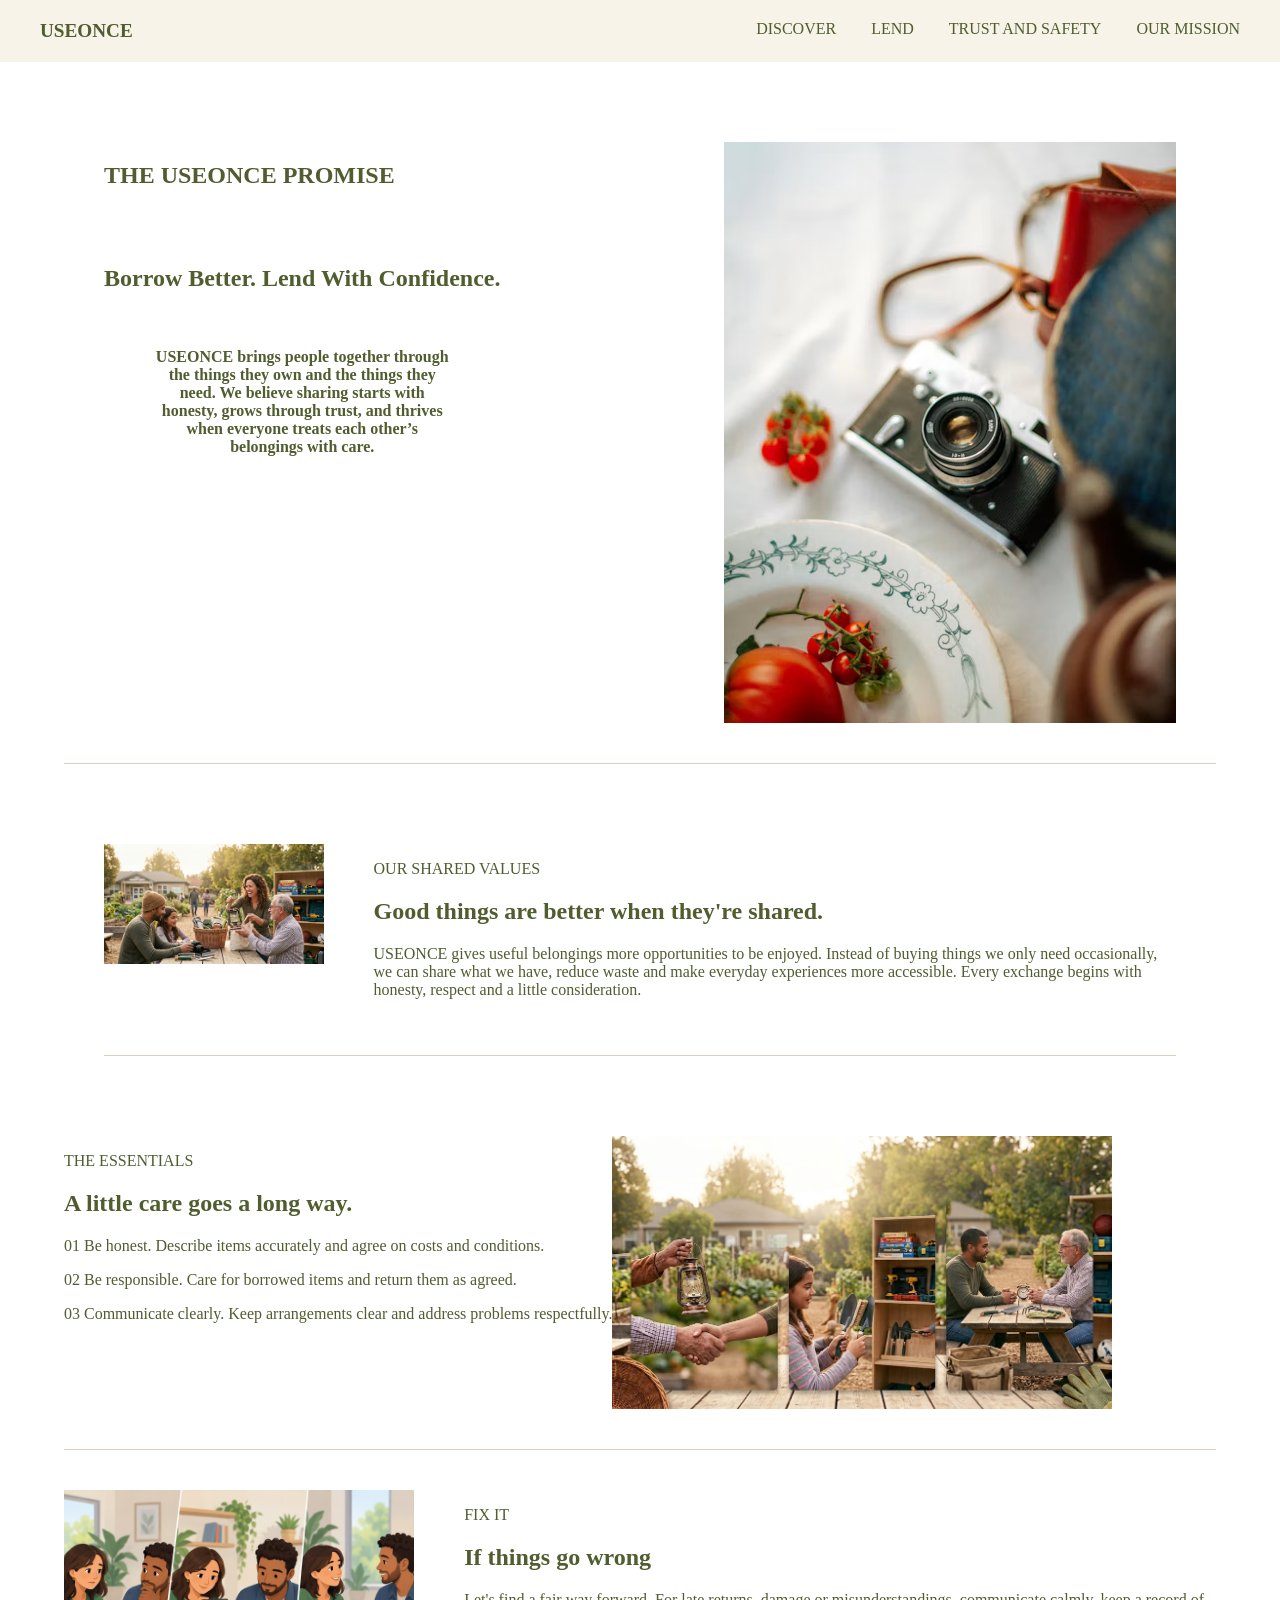
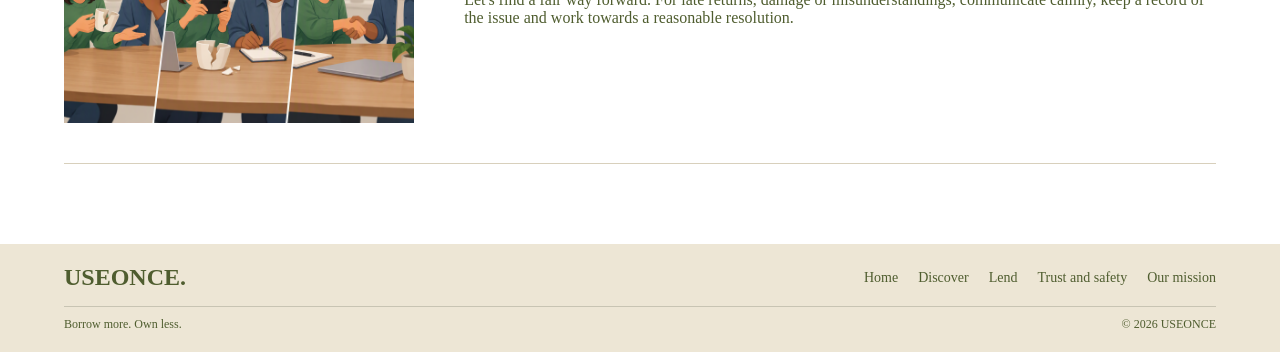
<file: Trust-and-safety.html>
<!doctype html>
<html lang="en">
  <head>
    <meta charset="UTF-8" />
    <meta name="viewport" content="width=device-width, initial-scale=1.0" />
    <title>TRUST AND SAFETY</title>
    <link rel="stylesheet" href="style.css" />
  </head>
  <body>
    <header>
      <nav>
        <ul>
          <li class="useonce"><a href="index.html">USEONCE</a></li>
          <li><a href="explore.html">DISCOVER</a></li>

          <li><a href="list-item.html">LEND</a></li>
          <li><a href="Trust-and-safety.html"> TRUST AND SAFETY</a></li>
          <li><a href="Our-mission.html">OUR MISSION</a></li>
        </ul>
      </nav>
    </header>
    <main>
      <section class="trust">
        <div class="tns">
          <h1>THE USEONCE PROMISE</h1>
          <br /><br />
          <h2>Borrow Better. Lend With Confidence.</h2>
          <br /><br />
          <p class="para">
            USEONCE brings people together through the things they own and the
            things they need. We believe sharing starts with honesty, grows
            through trust, and thrives when everyone treats each other’s
            belongings with care.
          </p>
        </div>
        <div class="tns-image">
          <img src="images/tns.avif" alt="Picture of camera" />
        </div>
      </section>
      <section class="intro">
        <div><img src="images/share.jpg" alt="Image of ppl sharing" /></div>
        <div class="info">
          <p>OUR SHARED VALUES</p>
          <h2>Good things are better when they're shared.</h2>
          <p>
            USEONCE gives useful belongings more opportunities to be enjoyed.
            Instead of buying things we only need occasionally, we can share
            what we have, reduce waste and make everyday experiences more
            accessible. Every exchange begins with honesty, respect and a little
            consideration.
          </p>
        </div>
      </section>
      <section class="essential">
        <div class="ess">
          <p>THE ESSENTIALS</p>
          <h2>A little care goes a long way.</h2>
          <p>
            01 Be honest. Describe items accurately and agree on costs and
            conditions.
          </p>
          <p>
            02 Be responsible. Care for borrowed items and return them as
            agreed.
          </p>
          <p>
            03 Communicate clearly. Keep arrangements clear and address problems
            respectfully.
          </p>
        </div>
        <div>
          <img src="images/steps.jpg" alt="A picture related to the steps" />
        </div>
      </section>
      <section class="find">
        <div><img src="images/wrong.png" alt="Picture of people discussing"></div>
        <div> <p>FIX IT</p>
          <h2>If things go wrong</h2>
           <p> Let's find a fair way forward. For late
          returns, damage or misunderstandings, communicate calmly, keep a
          record of the issue and work towards a reasonable resolution.</p>
        </div>
        
      </section>
      
    </main>
    </body>
    <footer>
  <div class="footer-top">
    <h2>USEONCE.</h2>

    <nav>
      <a href="index.html">Home</a>
      <a href="explore.html">Discover</a>
      <a href="list-item.html">Lend</a>
       <a href="Trust-and-safety.html"> Trust and safety</a>
             <a href="Our-mission.html">Our mission</a>
    </nav>
  </div>

  <div class="footer-bottom">
    <p>Borrow more. Own less.</p>
    <p>© 2026 USEONCE</p>
  </div>
</footer> 
  
</html>
</file>
<file: style.css>
body {
  margin: 0;
}
ul {
  margin: 0;
  padding: 0;
  display: flex;
  gap: 35px;
  padding: 20px 40px;
  justify-content: center;
}
img {width: 100%; object-fit: cover; display: block;}
li {
  list-style: none;
}
.useonce {
  font-family: Georgia, "Times New Roman", Times, serif;
  font-weight: bold;
  font-size: larger;
  margin-right: auto;
}
.useonce a {
  color: #4f5d2f;
}
ul li a {
  text-decoration: none;
  color: #4f5d2f;
}
ul {
  background-color: #f7f3e8;
  border: #ede6d5;
}
.Hero {
  position: relative;
}
.hero-content {
  position: absolute;
  top: 30px;
  left: 50%;
  transform: translateX(-50%);
  text-align: center;
}
.hero-content h2 {
  font-size: larger;
  font-family: Georgia, "Times New Roman", Times, serif;
  text-align: center;
  color: #4f5d2f;
}
.hero-content p {
  color: #4a4538;
}
.hero-content button {
  background-color: #4f5d2f;
  color: #f7f3e8;
  padding: 10px;
  border-radius: 20px;
}
.hero-content button:hover {
  background-color: #3f4a25;
  transition: 0.3s;
}
.occasions-grid {
  display: grid;
  grid-template-columns: 1fr 1fr;
  gap: 60px;
}
.occasions-grid div {
  background-color: #ede6d5;
  padding: 30px;
  text-align: center;
  border-radius: 12px;
}
.occasions-grid img {
  width: 100%;
  height: 220px;
  object-fit: cover;
}
.occasions-grid button {
  padding: 10px 18px;
  border-radius: 20px;
  background-color: #4f5d2f;
  color: #f7f3e8;
}
.h2 {
  color: #4f5d2f;
  font-family: Georgia, serif;
  font-size: 32px;
  text-align: center;
}
.p {
  color: #4a4538;
  font-size: 16px;
  margin-bottom: 30px;
  text-align: center;
}

.popular-card {
  width: 220px;
  height: auto;
  background-color: #ede6d5;
  border-radius: 12px;
  display: flex;
  flex-direction: column;
  align-items: center;
  padding: 10px;
}

.popular-card img {
  width: 180px;
  height: 140px;
  object-fit: cover;
  flex-shrink: 0;
}

.popular-grid {
  display: flex;
  flex-direction: row;
  align-items: center;
  gap: 20px;
}
.popular h3 {
  font-family: Georgia, "Times New Roman", Times, serif;
  font-weight: bold;
  color: #4f5d2f;
  text-align: center;
}
.price {
  text-align: center;
  color: brown;
}
.star {
  color: #4f5d2f;
  font-size: 14px;
  font-weight: bold;
  text-align: center;
}
.save {
  color: #4f5d2f;
  font-size: 18px;
  font-weight: bold;
  text-align: center;
}
.button {
  background-color: #4f5d2f;
  color: #f7f3e8;
  font-size: 16px;
  font-weight: bold;
  border: none;
  border-radius: 20px;
  padding: 8px 20px;
  text-align: center;
  margin-top: auto;
  margin-bottom: 15px;
}
.button {
  color: #ede6d5;
  text-decoration: none;
}
.button2 {
  background-color: #ede6d5;
  color: #4f5d2f;
  padding: 9px;
  border-radius: 12px;
  text-decoration: none;
}
button:hover {
  background-color: #3f4a25;
  transition: 0.3s;
}
.howitworks {
  text-align: center;
  color: #4f1622;
}
.howitworks span {
  margin-right: 20px;
  font-weight: bold;
}
.howitworks p {
  margin: 30px 0;
  line-height: 1.6;
}
.CTA {
  background-color: #4f1622;
  color: #ede6d5;
  width: 100%;
  text-align: center;
  border-radius: 12px;
  padding: 20px 20px;
}
.CTA button {
  background-color: #ede6d5;
  color: #4f1622;
  border-radius: 12px;
  padding: 10px 10px;
  border: 2px solid #ede6d5;
}
.CTA button:hover {
  background-color: #4f1622;
  color: #ede6d5;
  border: 2px solid #ede6d5;
}

footer {
  background-color: #ede6d5;
  color: #4f5d2f;
  padding: 20px 5%;
  margin-top: 40px;
 
}

.footer-top {
  display: flex;
  justify-content: space-between;
  align-items: center;
  gap: 20px;
}

.footer-top h2 {
  font-family: Georgia, serif;
  font-size: 24px;
  margin: 0;
}

.footer-top nav {
  display: flex;
  gap: 20px;
  flex-wrap: wrap;
}

.footer-top a {
  color: #4f5d2f;
  text-decoration: none;
  font-size: 14px;
  transition: color 0.3s ease;
}

.footer-top a:hover {
  color: #7a8750;
}

.footer-bottom {
  display: flex;
  justify-content: space-between;
  align-items: center;
  border-top: 1px solid #c8c4b3;
  margin-top: 15px;
  padding-top: 10px;
  gap: 10px;
}

.footer-bottom p {
  font-size: 12px;
  margin: 0;
}

.explore-navbar {
  display: flex;
  flex-direction: row;
  background-color: #ead5d9;
  color: #4f5d2f;
  padding: 0;
  text-decoration: none;
  justify-content: space-between;
  gap: 20px;
  padding-inline: 50px;
  padding-block: 20px;
}

.filter-row {
  display: flex;
  align-items: center;
  gap: 40px;
  margin-block: 20px;
}

.filter-row select {
  padding: 10px 14px;
  background-color: #ead5d9;
  color: #4f1622;
  border: 1px solid #4f5d2f;
  border-radius: 8px;
  font-family: inherit;
  cursor: pointer;
}

.filter-row select {
  padding: 10px 14px;
  background-color: #ead5d9;
  color: #4f1622;
  border: 1px solid #4f5d2f;
  border-radius: 8px;
  font-family: inherit;
  cursor: pointer;
}

.filter-row {
  display: flex;
  justify-content: center;
  align-items: center;
  gap: 40px;
  width: 100%;
  margin: 20px auto;
}

.filter-row select {
  margin: 0;
}

.grp {
  display: flex;
  gap: 15px;
}
.h1-explore {
  font-family: sans-serif;
  font-weight: bold;
  color: #4f1622;
  text-align: center;
}
.h3-explore {
  text-align: center;
}

.grid {
  display: grid;
  grid-template-columns: repeat(3, 1fr);
  gap: 24px;
  width: 90%;
}
.grid img {
  width: 100%;
  height: 240px;
  object-fit: cover;
}
.grid > div {
  background: rgba(248, 241, 242, 0.75);
  backdrop-filter: blur(12px);
  border: 1px solid rgba(190, 140, 150, 0.3);
  border-radius: 16px;
  padding: 12px;
}
.lend {
  display: grid;
  grid-template-columns: 1fr 1fr;
  align-items: center;
  gap: 40px;
}
.lend img {
  width: 100%;
  max-width: 100%;
  animation-name: float;
  animation-duration: 3s;
  animation-timing-function: ease-in-out;
  animation-iteration-count: infinite;
}
main {
  padding: 40px 60px;
}
main {
  width: 90%;
  max-width: 1400px;
  margin: 0 auto;
  padding: 40px 0;
}
.why-lend {
  text-align: center;
  padding-top: 60px;
  padding-bottom: 60px;
}
.why-lend h2 {
  font-family: Georgia, "Times New Roman", Times, serif;
  color: #4f5d2f;
}
.benefits {
  display: grid;
  grid-template-columns: 1fr 1fr 1fr;
  gap: 25px;
  margin-top: 35px;
}
.benefit-card {
  background-color: #ede6d5;
  padding: 30px;
  border-radius: 12px;
  transition:
    transform 0.3s ease,
    box-shadow 0.3s ease;
}
.benefit-card h3 {
  color: #4f5d2f;
}
.main {
  text-align: center;
}
.main h1 {
  color: #4f5d2f;
}
.main button {
  background-color: #4f5d2f;
  color: #ede6d5;
  padding: 9px;
  border-radius: 12px;
}
.main button:hover {
  background-color: #ede6d5;
  color: #4f5d2f;
}
@keyframes float {
  0% {
    transform: translateY(0);
  }
  50% {
    transform: translateY(-10px);
  }
  100% {
    transform: translateY(0);
  }
}
.benefit-card:hover {
  transform: translateY(-6px);
  box-shadow: 0 8px 20px rgba(0, 0, 0, 0.1);
}
.lendcta {
  background-color: #4f5d2f;
  color: #ede6d5;
  text-align: center;
  border-radius: 12px;
  margin-top: 40px;
  padding-bottom: 50px;
  padding-top: 50px;
}
.lendcta button {
  background-color: #ede6d5;
  color: #4f5d2f;
  border-radius: 12px;
  padding: 10px;
}
header {
  margin: 0;
  padding: 0;
}
.trust {
  display: flex;
}
.tns {
  font-family: Georgia, "Times New Roman", Times, serif;
  color: #4f5d2f;
  font-weight: bold;
  gap: 50px;
}
.tns-image {
  gap: 50px;
  margin-left: auto;
}
.para {
  width: 300px;
  margin: 0 auto;
  text-align: center;
}
.trust {
  border-bottom: 1px solid #d8d0bc;
  padding: 40px;
}
.intro {
  display: flex;
  grid-template-columns: 1fr 1fr;
  margin: 40px;
  gap: 50px;
}
.info {
  font-family: Georgia, "Times New Roman", Times, serif;
  color: #4f5d2f;
}
.intro img {
  width: 500px;
}
.intro {
  border-bottom: 1px solid #d8d0bc;
  padding: 40px 0;
}
.essential {
  display: flex;
  grid-template-columns: 1fr 1fr;
  border-bottom: 1px solid #d8d0bc;
  padding: 40px 0;
}
.essential img {
  width: 500px;
}
.ess {
  color: #4f5d2f;
}
.find img {
  width: 500px;
}
.find {
  display: flex;
  gap: 50px;
  font-family: Georgia, "Times New Roman", Times, serif;
  color: #4f5d2f;
}
.find {
  border-bottom: 1px solid #d8d0bc;
  padding: 40px 0;
}
.explore {
  font-family: Georgia, "Times New Roman", Times, serif;
  color: #4f5d2f;
  text-align: center;
}
.explore button {
  background-color: #4f5d2f;
  color: #ede6d5;
  padding: 15px;
  border-radius: 12px;
}
.kits {
  color: #4f5d2f;
}
.plans {
  display: flex;
  grid-template-columns: 1fr 1fr;
}
.kit1 img {
  width: 500px;
  height: 500px;
}
.kit2 img {
  width: 500px;
  height: 500px;
}
.kit1 {
  padding: 50px;
  color: #3f4a25;
}

.kit2 {
  padding: 50px;
  color: #3f4a25;
}
.kit1 a {
  color: #4f1622;
  font-weight: bolder;
  font-size: larger;
  text-decoration: none;
}
.kit2 a {
  color: #4f1622;
  font-weight: bolder;
  font-size: larger;
  text-decoration: none;
}
.kit1 a:hover {
  color: #7a8750;
}
.kit2 a:hover {
  color: #7a8750;
}
.birthday {
  display: flex;
}
.birthday img {
  width: 500px;
}
.bday-image {
  padding: 60px;
}
.bday {
  padding: 60px;
  color: #4f5d2f;
}
.bday-info {
  border: none;
  border-top: 1px solid #d8d0bc;
  margin: 20px 0;
}
.kit-items {
  display: grid;
  grid-template-columns: 1fr 1fr;
  gap: 12px;
}
.kit-card {
  padding: 20px;
  background-color: #ede6d5;
  border-radius: 12px;
  border-color: #4f5d2f;
}
.kit-card {
  border-bottom: 1px solid #4f5d2f;
  padding: 12px 0;
  text-align: center;
}
.s {
  text-align: center;
  color: #4f5d2f;
}
.s button {
  padding: 12px;
  background-color: #4f5d2f;
  color: #ede6d5;
  border-radius: 12px;
}
.s a {
  text-decoration: none;
  font-family: Georgia, "Times New Roman", Times, serif;
  font-weight: bolder;
  color: #4f5d2f;
}
.items {
  display: grid;
  grid-template-columns: 1fr 1fr;
  text-align: center;
  font-family: Georgia, "Times New Roman", Times, serif;
  font-weight: bolder;
  color: #4f5d2f;
}
.a {
  background-color: #ede6d5;
}
.b {
  background-color: #ede6d5;
}
.c {
  background-color: #ede6d5;
}
.d {
  background-color: #ede6d5;
}

.items img {
  width: 100%;
  height: 220px;
  object-fit: contain;
}

.a,
.b,
.c,
.d {
  background-color: #ede6d5;
  padding: 20px;
  border-radius: 12px;
  border: 1px solid #d8d0bc;
}
.items {
  margin: 60px;
  gap: 20px;
}
.a a {
  text-decoration: none;
  font-weight: bolder;
  color: #4f1622;
}
.b a {
  text-decoration: none;
  font-weight: bolder;
  color: #4f1622;
}
.c a {
  text-decoration: none;
  font-weight: bolder;
  color: #4f1622;
}
.d a {
  text-decoration: none;
  font-weight: bolder;
  color: #4f1622;
}
.plans img {
  width: 100%;
  height: 220px;
  object-fit: contain;
}
.plans {
  gap: 100px;
}

.plans {
  display: grid;
  grid-template-columns: 1fr 1fr;
  gap: 25px;
  text-align: center;
}

.plans img {
  width: 100%;
  height: 250px;
  object-fit: contain;
}

.kit1,
.kit2 {
  background-color: #ede6d5;
  padding: 20px;
  border-radius: 12px;
  border: 1px solid #d8d0bc;
}
/* .item-grid{
  
 display:flex;
 flex-wrap: wrap;
  
  
 
  justify-content: center;
  align-items: center;
} */

.canon,
.mixer,
.tent,
.drill {
  display: flex;
  background-color: #7a8750;
  gap: 10px;
  
  padding: 15px;
}

.mixer,
.drill {
  flex-direction: row-reverse;
}

.item-grid {
  display: grid;
  grid-template-columns: repeat(2, 1fr);
  gap: 20px;
}

.card-items {
  background-color: #e8e9d9;
  padding: 12px;
  border-radius: 12px;

  
 

}

.card-items img {
  width: 100%;
  height: 200px;   
  object-fit: cover; 
  display: block;
  border-radius: 8px;
}





.tick {
  text-align: center;
  color: #4f5d2f;
  padding: 60px;
}
.fa-check {
  font-size: 40px;
}
.cardd {
  background-color: beige;
  text-align: center;
  color: #4f5d2f;
  padding: 12px;
  border-radius: 12px;
}
.back {
  padding: 25px;
  text-align: center;
  font-family: Georgia, "Times New Roman", Times, serif;
  font-weight: bolder;
}
.back a {
  text-decoration: none;
  color: #4f5d2f;
}
.mission {
  background-color: #e8e9d9;
  border-radius: 15px;
  padding: 40px 30px;
  text-align: center;
  color: #3f4a25;
}
.pics {
  display: flex;
  align-items: center;
  gap: 20px;
  margin: 25px 0;
  max-width: 100%;
  flex-wrap: wrap;
  
}

.pics img {
 max-width: 100%;
  height: 220px;
  object-fit: cover;
  border-radius: 12px;
  flex: 1 1 0;
  min-width: 0;
}
.r {
  text-align: center;
  color: #4f5d2f;
}
.story {
  padding: 12px;
  font-size: larger;
  font-family: Georgia, "Times New Roman", Times, serif;
  color: #4f5d2f;
  text-align: center;
  font-weight: bolder;
}
.form {
  text-align: center;
  color: #4f5d2f;
}
.form-container {
  max-width: 700px;
  background-color: #f5f0e5;
  padding: 30px;
  border: 1px solid #d8d0bc;
  border-radius: 16px;
  justify-content: center;
  width: 100%;
  margin: 30px auto;
}

.form-group {
  display: flex;
  flex-direction: column;
  gap: 8px;
  margin-bottom: 22px;
}
.form-group label {
  color: #4f5d2f;
}

* {
  box-sizing: border-box;
}

img {
  max-width: 100%;
  height: auto;
}

@media (max-width: 768px) {
  body {
    padding: 10px;
  }
 {.pics {flex-direction: column;}}
}
.imgone {
  font-weight: bolder;
  padding: 0;
  color: black;
}
.imgone {
  color: black !important;
}
.howitworks {
  color: #4f5d2f;
}
.price {
  color: black;
}
.CTA {
  background-color: #4f5d2f;
}

.popular-grid {
  display: grid;
  grid-template-columns: repeat(4, 220px);
  justify-content: center;
  gap: 20px;
  align-items: stretch;
}

.popular-card {
  width: 220px;
  box-sizing: border-box;
  height: 100%;
}

.popular-card h3 {
  min-height: 44px;
  text-align: center;
}

.popular-card .button {
  margin-top: auto;
}
.occasions-grid {
  justify-content: center;
}
.jk {
  text-decoration: none;
  background-color: #4f5d2f;
  color: #ede6d5;
  padding: 9px;
  border-radius: 12px;
}
.cv {
  text-decoration: none;
  background-color: #4f5d2f;
  color: #ede6d5;
  padding: 9px;
  border-radius: 12px;
}
.fg {
  text-decoration: none;
  background-color: #4f5d2f;
  color: #ede6d5;
  padding: 9px;
  border-radius: 12px;
}
.q {
  text-decoration: none;
  background-color: #4f5d2f;
  color: #ede6d5;
  padding: 9px;
  border-radius: 12px;
}
 @media (max-width: 768px) {
  main {
    width: 100%;
  }

  .popular-grid {
    grid-template-columns: 1fr 1fr;
    gap: 12px;
  }

  .popular-card {
    width: 100%;
  }

  .occasions-grid,
  .benefits,
  .plans,
  .items,
  .kit-items {
    grid-template-columns: 1fr;
  }

  .lend,
  .intro,
  .essential,
  .find,
  .birthday {
    flex-direction: column;
  }

  .intro img,
  .essential img,
  .find img,
  .kit1 img,
  .kit2 img,
  .birthday img {
    width: 100%;
  }

  .kit1,
  .kit2 {
    padding: 15px;
  }

  .items {
    margin: 15px 0;
  }

  .footer-top,
  .footer-bottom {
    flex-direction: column;
    align-items: flex-start;
  }

  ul,
  .explore-navbar {
    flex-wrap: wrap;
    justify-content: center;
    gap: 12px;
    padding: 15px 10px;
  }

  .useonce {
    width: 100%;
    text-align: center;
    margin-right: 0;
  }

  .Hero img {
    width: 100%;
    height: 300px;
    object-fit: cover;
  }

  .hero-content {
    top: 50%;
    left: 50%;
    width: 90%;
    transform: translate(-50%, -50%);
  }

  .hero-content h2 {
    font-size: 22px;
  }

  .hero-content p {
    font-size: 14px;
  }

  .hero-content button {
    padding: 8px 12px;
  }
}
.hero-image {
  width: 100%;
  height: 620px;
  object-fit: cover;
  object-position: center;
}

@media (max-width: 768px) {
  main {
    width: 100%;
  }

  .popular-grid {
    grid-template-columns: 1fr 1fr;
    gap: 12px;
  }

  .popular-card {
    width: 100%;
  }

  .occasions-grid,
  .benefits,
  .plans,
  .items,
  .kit-items {
    grid-template-columns: 1fr;
  }

  .lend,
  .intro,
  .essential,
  .find,
  .birthday {
    flex-direction: column;
  }

  .intro img,
  .essential img,
  .find img,
  .kit1 img,
  .kit2 img,
  .birthday img {
    width: 100%;
  }

  .kit1,
  .kit2 {
    padding: 15px;
  }

  .items {
    margin: 15px 0;
  }

  .footer-top,
  .footer-bottom {
    flex-direction: column;
    align-items: flex-start;
  }

  ul,
  .explore-navbar {
    flex-wrap: wrap;
    justify-content: center;
    gap: 12px;
    padding: 15px 10px;
  }

  .useonce {
    width: 100%;
    text-align: center;
    margin-right: 0;
  }

  .Hero img {
    width: 100%;
    height: 300px;
    object-fit: cover;
  }

  .hero-content {
    top: 50%;
    left: 50%;
    width: 90%;
    transform: translate(-50%, -50%);
  }

  .hero-content h2 {
    font-size: 22px;
  }

  .hero-content p {
    font-size: 14px;
  }

  .hero-content button {
    padding: 8px 12px;
  }
  .Hero img {
    height: 300px;
  }
}
.Hero img {
  width: 100%;
  height: 300px;
  object-fit: cover;
  display: block;
}
.Search-bar {
  display: flex;
  gap: 10px;
}
.Search-bar input {
  padding: 12px;
  border-radius: 10px;
}
.Search-bar button {
  background-color: #4f5d2f;
  color: #c8c4b3;
  font-weight: bolder;
  padding: 12px;
  border-radius: 10px;
}
.testimonials {
  display: flex;
  gap: 20px;
  flex-wrap: wrap;
}
.testimonials div {
  flex: 1;
  padding: 20px;
  min-width: 200px;
  background-color: #ede6d5;
  color: #4f5d2f;
  margin: 20px;
  border-radius: 12px;
  box-shadow: 0 4px 12px #00000010;
}
.testimonials div:hover {
  transform: translateY(-5px);
  transition: 0.3s ease;
}
.stats {
  display: flex;
  gap: 50px;
  font-weight: bolder;
  font-size: larger;
  text-align: center;
  justify-content: center;
}
.item-detail {
  font-style: italic;
  color: black;
  font-weight: bolder;
}
.each-item-details {
  font-style: italic;
  color: #4f5d2f;
  font-weight: bolder;
}
.borrow-button {
  background-color: white;
  display: inline-block;
  padding: 13px 24px;
  border: #3f4a25;
  border-radius: 12px;
}
.borrow.button {text-decoration: none; text-align: center; color: #4f5d2f; font-size: xx-large; font-weight: bolder;}
.explore-h1 {text-align: center; font-family: Georgia, 'Times New Roman', Times, serif; color: #3f4a25;}
.mission-h1 {color: #3f4a25; text-align: center;}
</file>
